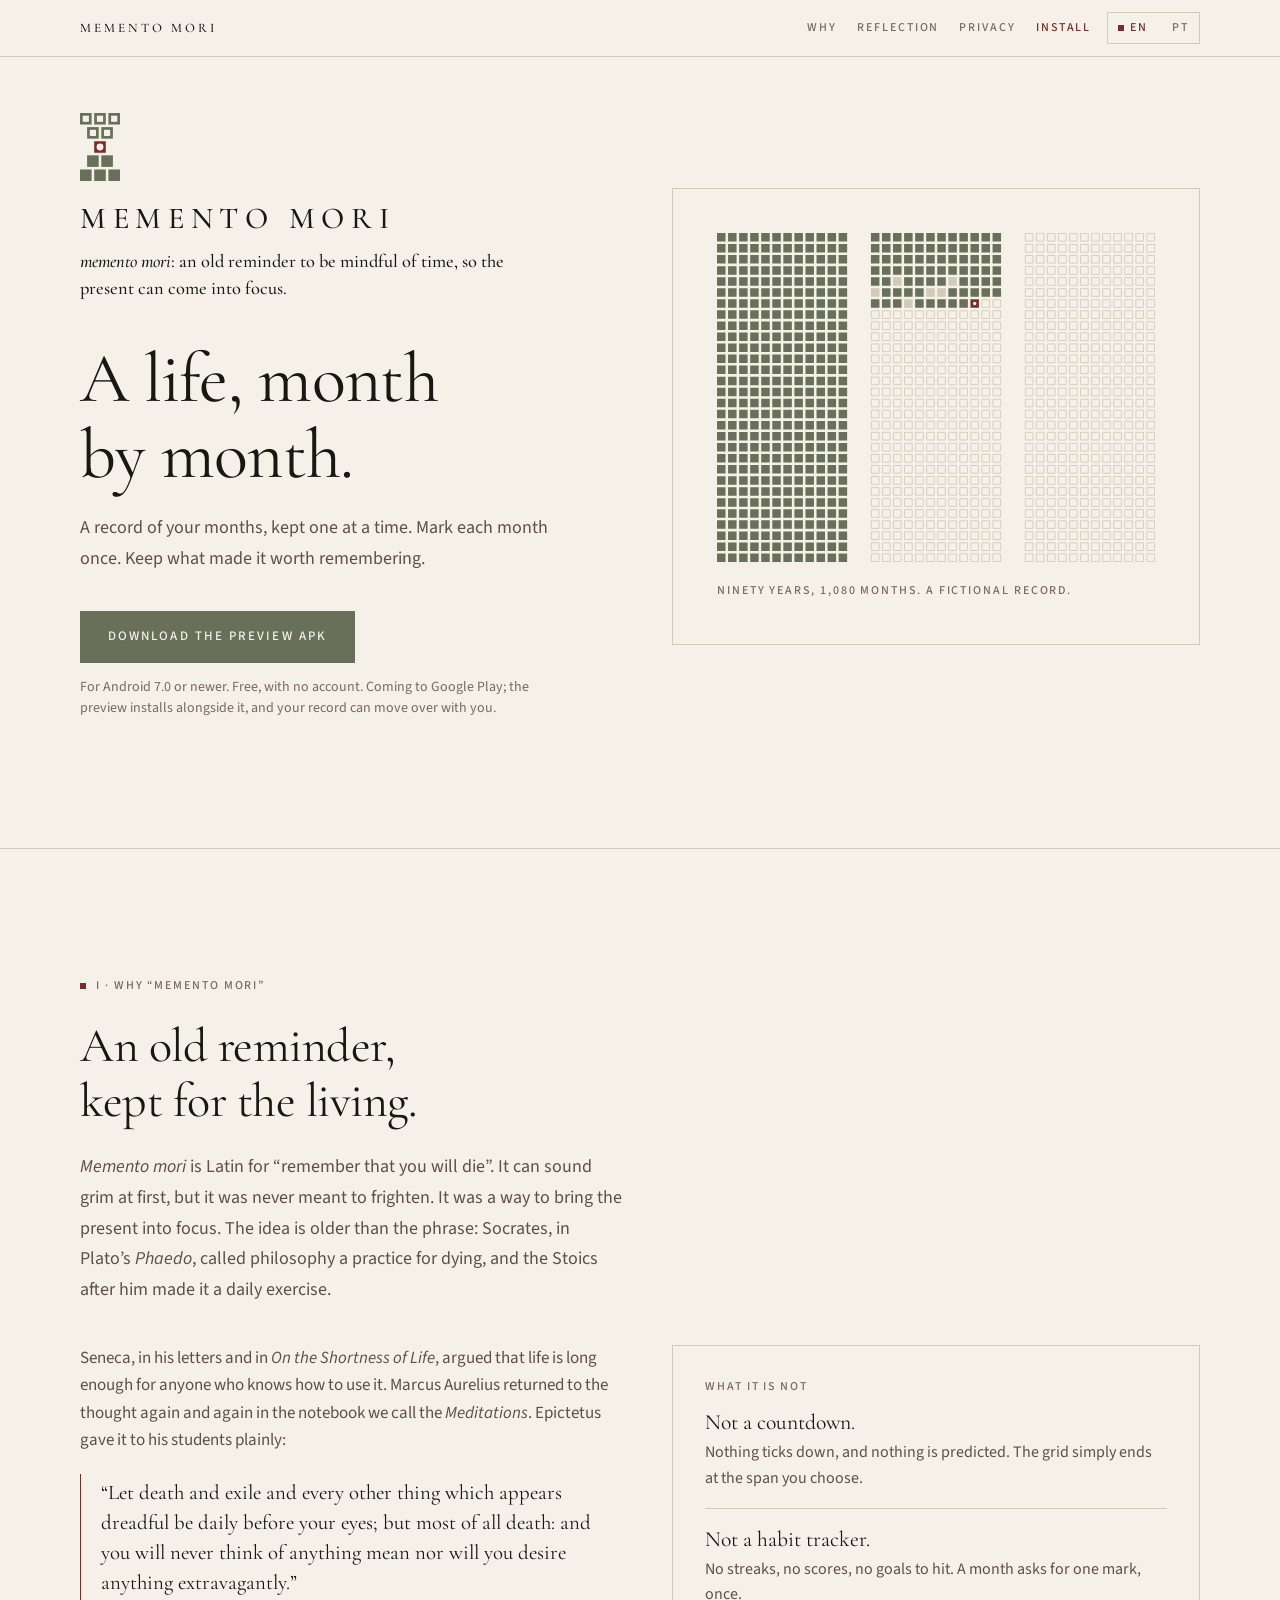
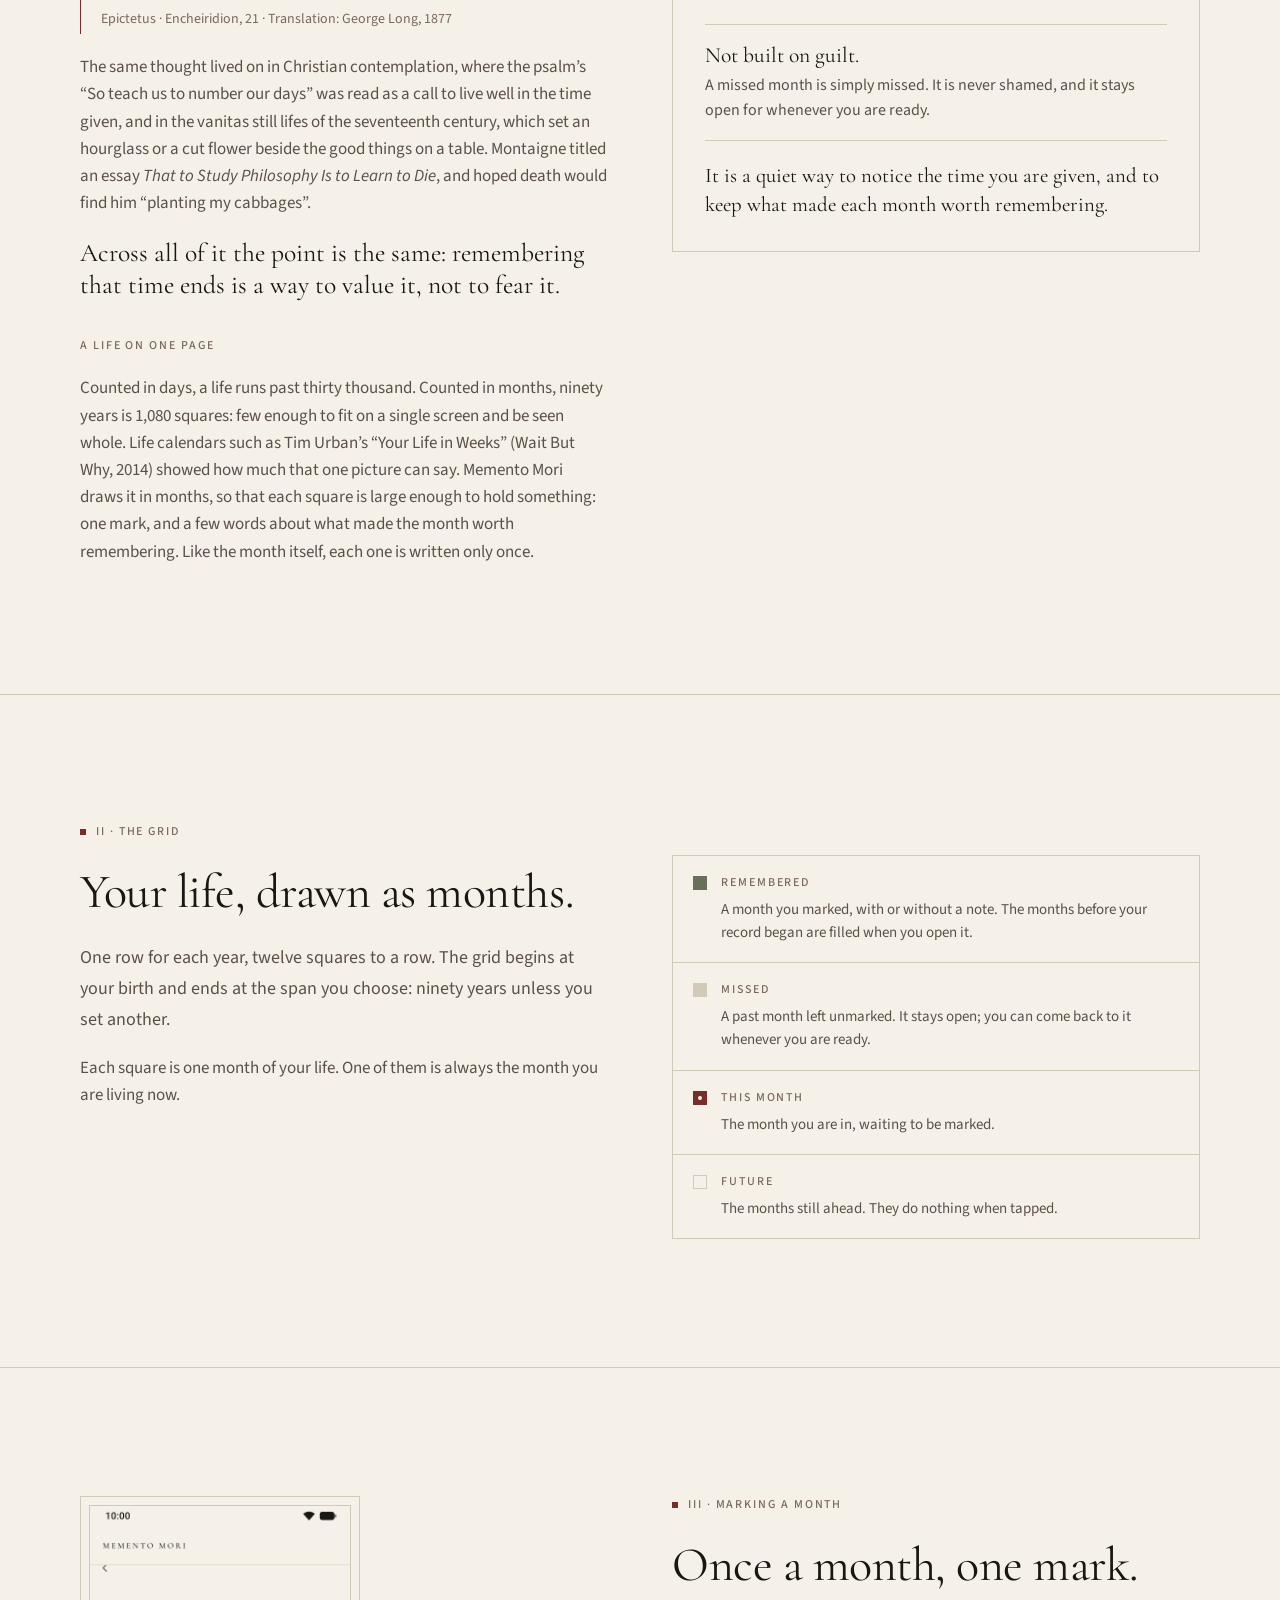
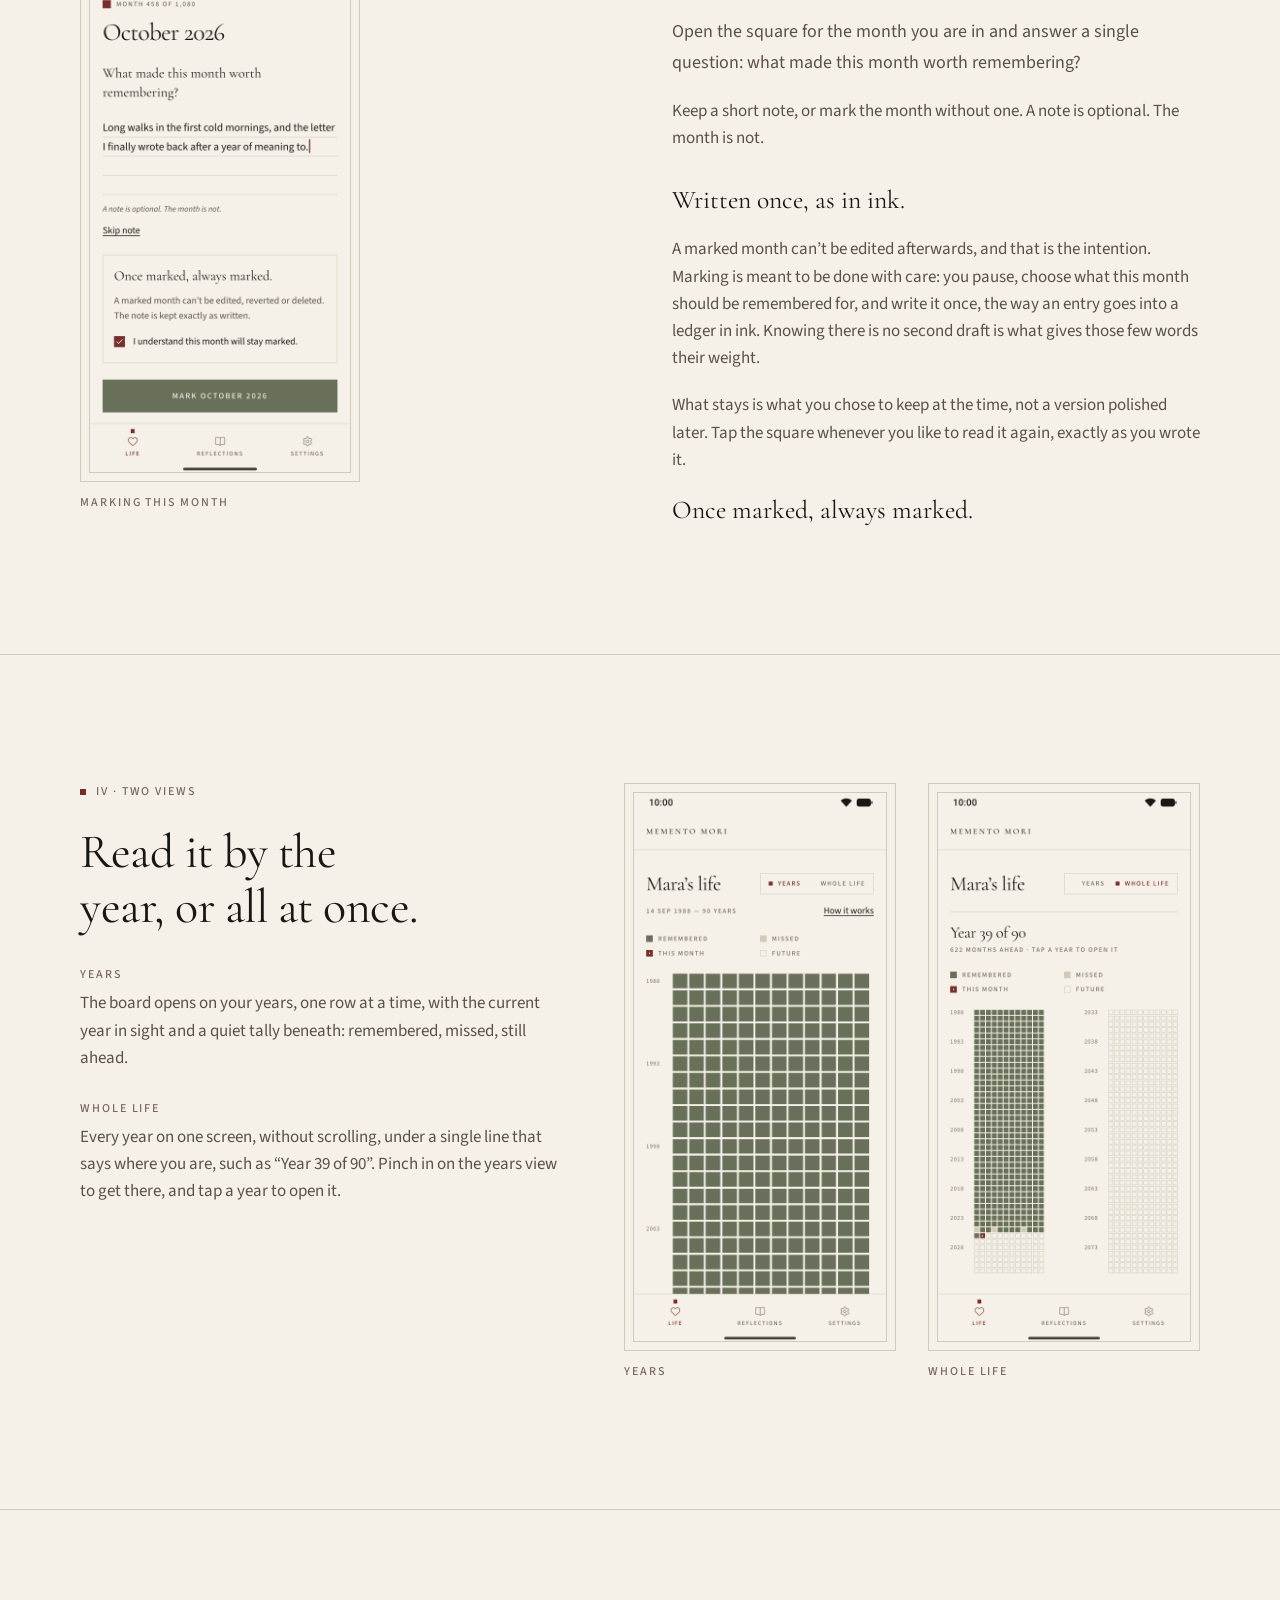
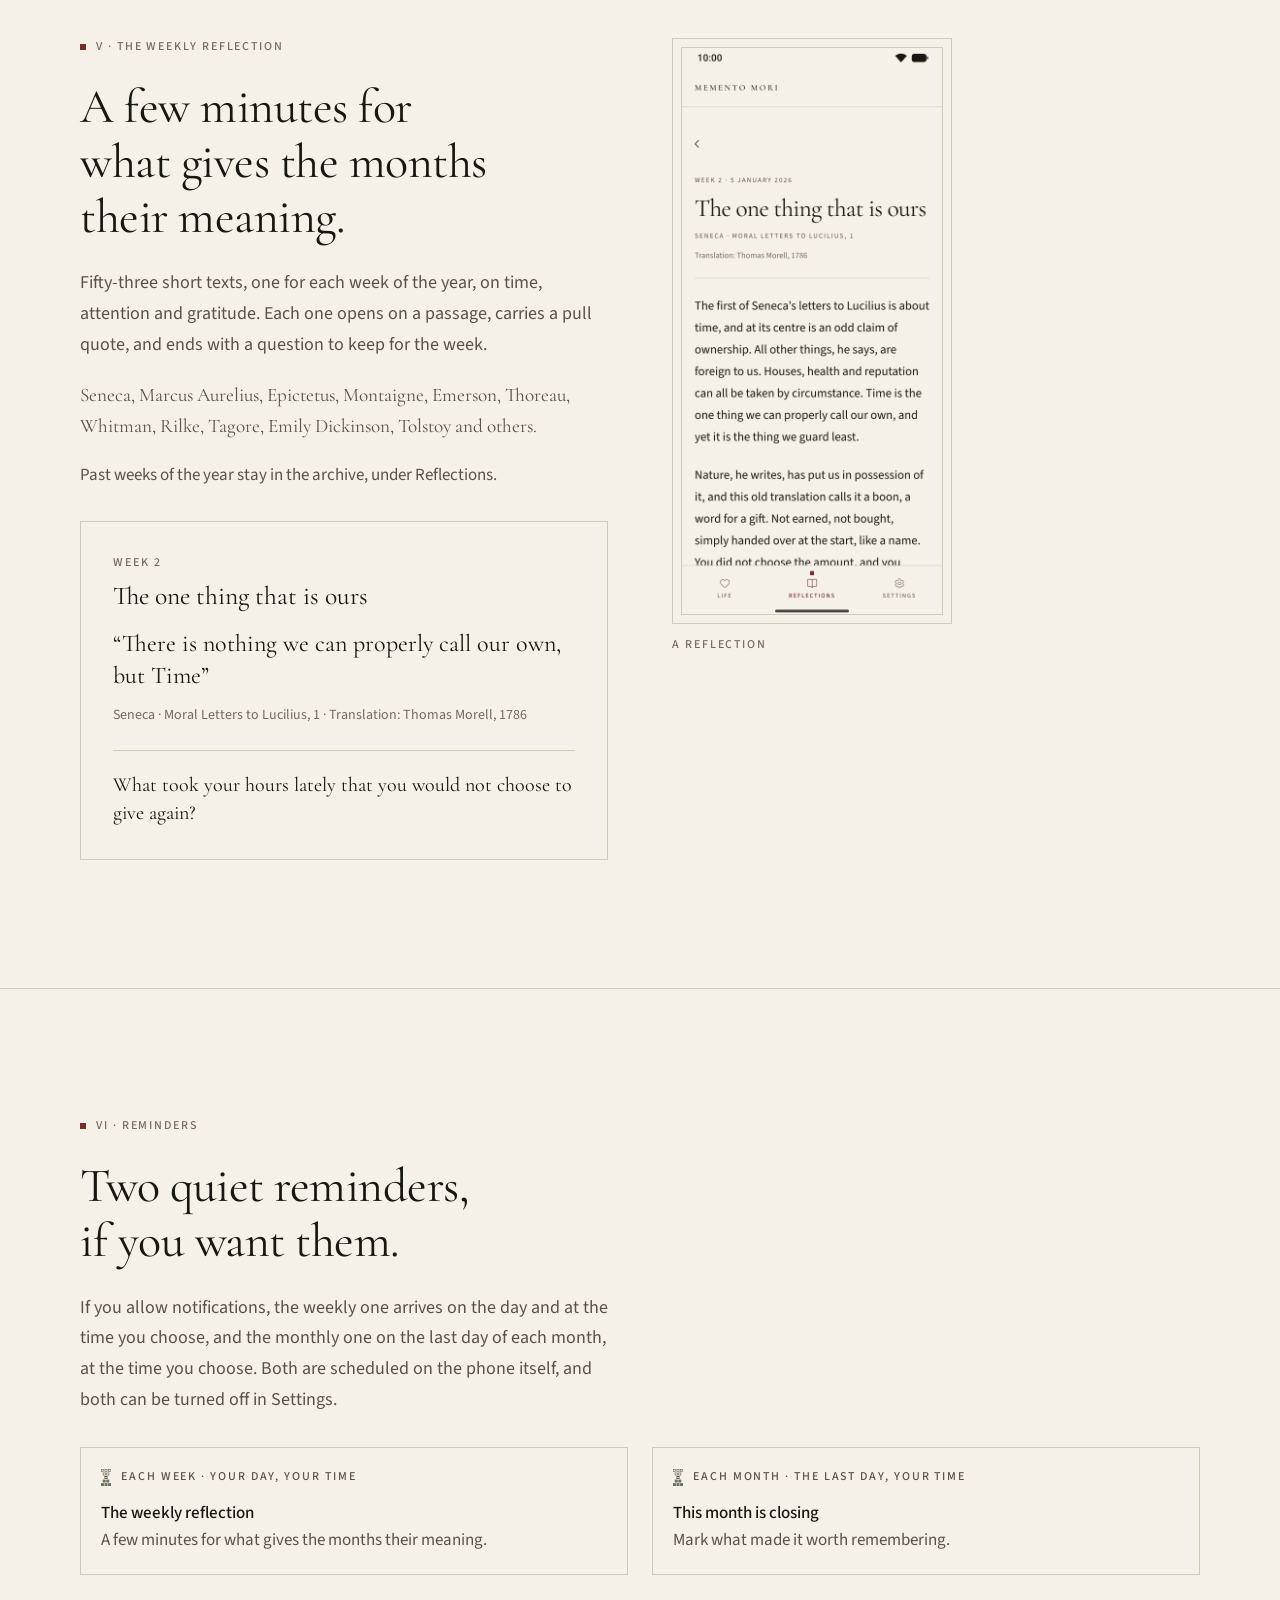
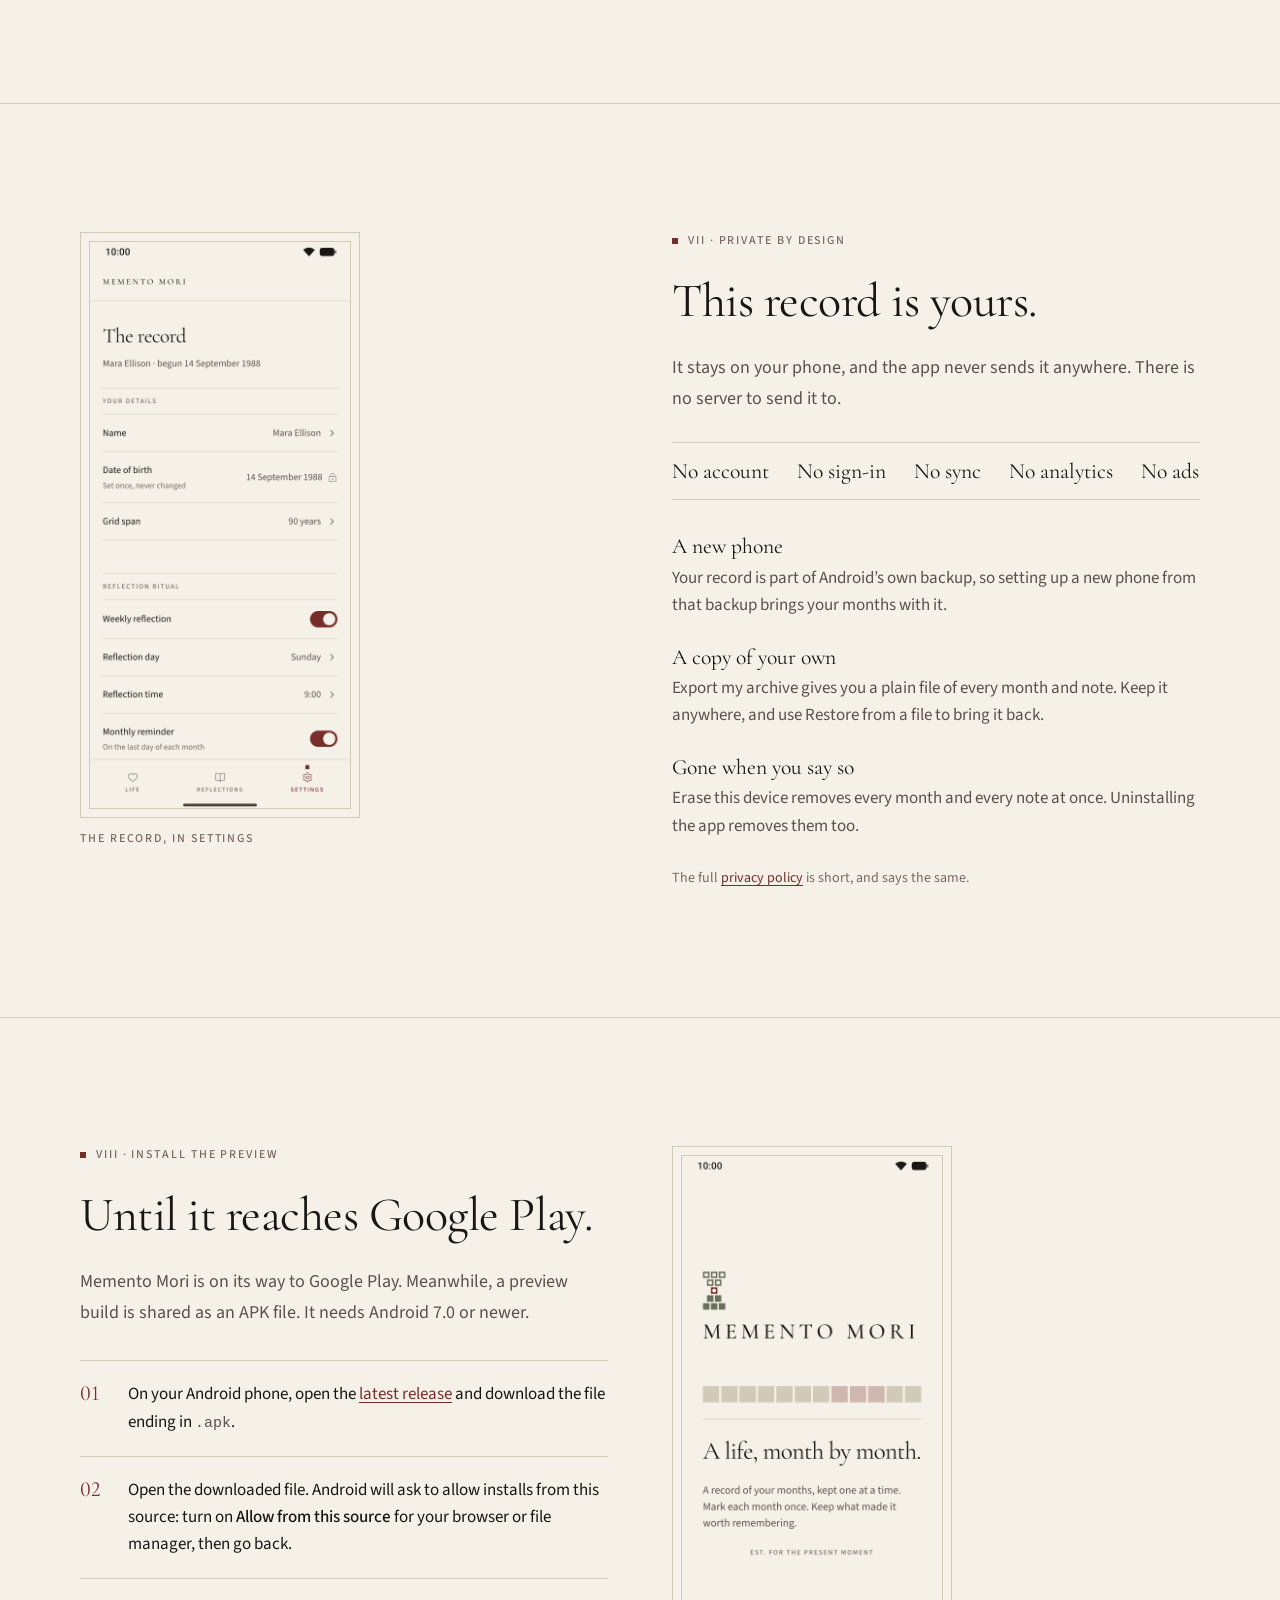
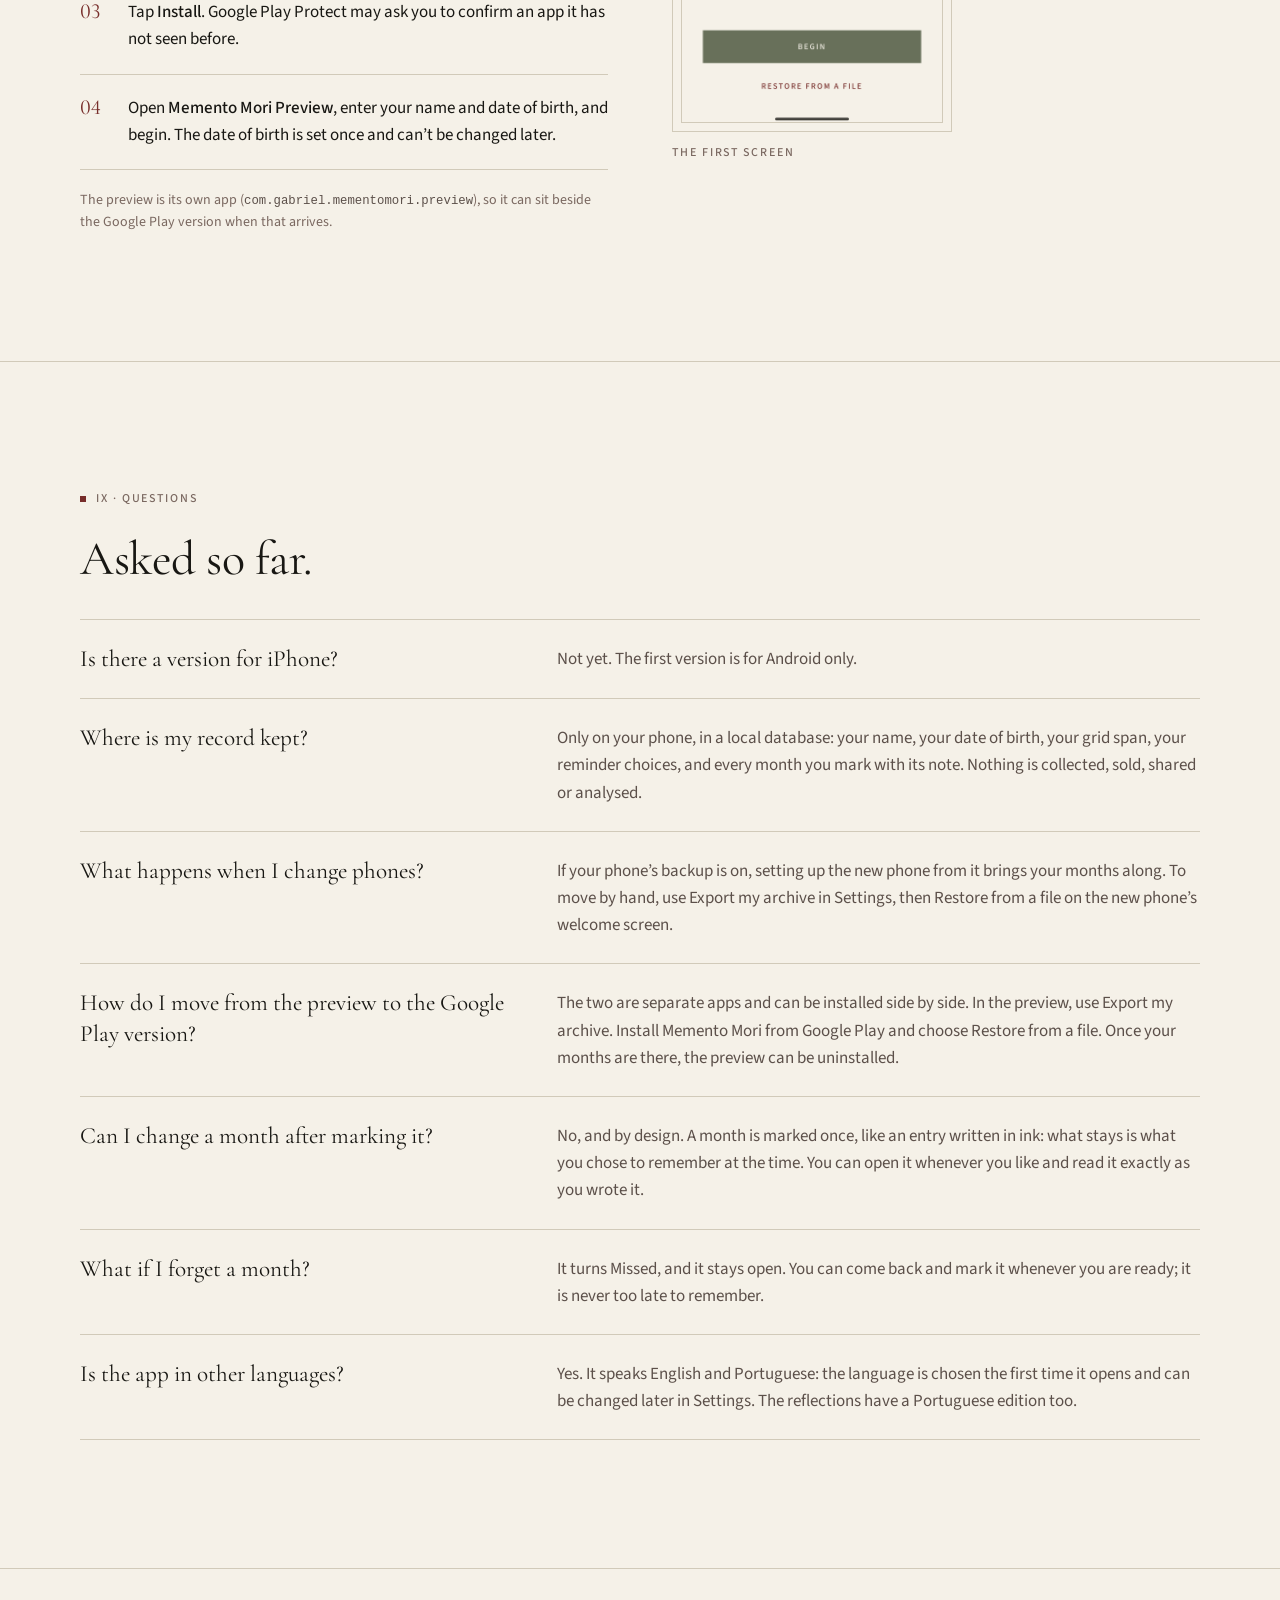
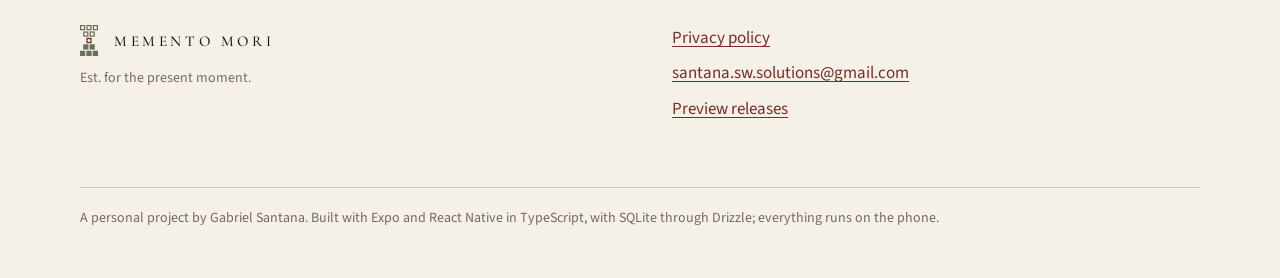
<file: index.html>
<!doctype html>
<html lang="en">
    <head>
        <meta charset="utf-8" />
        <meta name="viewport" content="width=device-width, initial-scale=1" />
        <title>Memento Mori: a life, month by month</title>
        <meta
            name="description"
            content="A record of your months, kept one at a time. Your life as a grid of months, on Android: mark each one once, keep what made it worth remembering, and read a short reflection each week. No account, no ads, nothing leaves your phone." />
        <meta name="author" content="Gabriel Santana" />
        <meta name="theme-color" content="#F5F1E8" />
        <meta name="color-scheme" content="light" />

        <!--
        PLACEHOLDER (absolute URLs): Open Graph and Twitter cards need absolute links. Replace
        https://gabrielsanttana.github.io/mementomori/ with the real GitHub Pages address once
        the portfolio repo is published. Everything else on the page uses relative paths.
    -->
        <link rel="canonical" href="https://gabrielsanttana.github.io/mementomori/" />
        <link rel="alternate" hreflang="en" href="https://gabrielsanttana.github.io/mementomori/" />
        <link rel="alternate" hreflang="pt-BR" href="https://gabrielsanttana.github.io/mementomori/pt-br/" />
        <link rel="alternate" hreflang="x-default" href="https://gabrielsanttana.github.io/mementomori/" />
        <meta property="og:type" content="website" />
        <meta property="og:locale" content="en_US" />
        <meta property="og:locale:alternate" content="pt_BR" />
        <meta property="og:site_name" content="Memento Mori" />
        <meta property="og:title" content="Memento Mori: a life, month by month" />
        <meta
            property="og:description"
            content="A record of your months, kept one at a time. Mark each month once. Keep what made it worth remembering." />
        <meta property="og:url" content="https://gabrielsanttana.github.io/mementomori/" />
        <meta property="og:image" content="https://gabrielsanttana.github.io/mementomori/assets/og-card.png" />
        <meta property="og:image:width" content="1200" />
        <meta property="og:image:height" content="630" />
        <meta
            property="og:image:alt"
            content="The Memento Mori wordmark and hourglass mark beside a life drawn as a grid of months." />
        <meta name="twitter:card" content="summary_large_image" />
        <meta name="twitter:title" content="Memento Mori: a life, month by month" />
        <meta
            name="twitter:description"
            content="A record of your months, kept one at a time. Mark each month once. Keep what made it worth remembering." />
        <meta name="twitter:image" content="https://gabrielsanttana.github.io/mementomori/assets/og-card.png" />

        <link rel="icon" href="assets/favicon.svg" type="image/svg+xml" />
        <link rel="icon" href="assets/favicon-32.png" type="image/png" sizes="32x32" />
        <link rel="apple-touch-icon" href="assets/apple-touch-icon.png" />

        <link rel="preconnect" href="https://fonts.googleapis.com" />
        <link rel="preconnect" href="https://fonts.gstatic.com" crossorigin />
        <link
            rel="stylesheet"
            href="https://fonts.googleapis.com/css2?family=Cormorant+Garamond:ital,wght@0,400;0,500;1,400;1,500&family=Source+Sans+3:wght@400;500&display=swap" />
        <link rel="stylesheet" href="styles.css" />
    </head>
    <body>
        <a class="skip-link label" href="#main">Skip to the page</a>

        <header class="site-header">
            <div class="wrap">
                <a class="wordmark" href="./">Memento Mori</a>
                <nav class="label" aria-label="Sections">
                    <a class="nav-optional" href="#why">Why</a>
                    <a class="nav-optional" href="#reflection">Reflection</a>
                    <a class="nav-optional" href="#privacy">Privacy</a>
                    <a class="is-accent" href="#install">Install</a>
                </nav>
                <nav class="lang-switch label" aria-label="Language">
                    <a href="./" lang="en" hreflang="en" aria-current="page">EN</a>
                    <a href="pt-br/" lang="pt-BR" hreflang="pt-BR" title="Português (Brasil)">PT</a>
                </nav>
            </div>
        </header>

        <main id="main">
            <!-- ============================== Hero ============================== -->
            <section class="hero" aria-labelledby="hero-title">
                <div class="wrap split">
                    <div>
                        <img class="hero-mark" src="assets/logo-mark.svg" width="40" height="68" alt="" />
                        <p class="wordmark">Memento Mori</p>
                        <p class="hero-gloss">
                            <i>memento mori</i>: an old reminder to be mindful of time, so the present can come into
                            focus.
                        </p>
                        <h1 class="display" id="hero-title">A life, month by month.</h1>
                        <p class="lead">
                            A record of your months, kept one at a time. Mark each month once. Keep what made it worth
                            remembering.
                        </p>

                        <div class="hero-actions">
                            <!--
                            PLACEHOLDER URL: the APK download. The app source is private, so this
                            must point at the Releases page of the public repo that hosts the APK.
                        -->
                            <a class="button" href="https://github.com/gabrielsanttana/mementomori/releases/latest"
                                >Download the preview APK</a
                            >
                            <p class="caption hero-note">
                                For Android 7.0 or newer. Free, with no account. Coming to Google Play; the preview
                                installs alongside it, and your record can move over with you.
                            </p>
                        </div>
                    </div>

                    <figure class="hero-figure">
                        <img
                            src="assets/hero-grid.svg"
                            width="515"
                            height="387"
                            alt="A life of ninety years drawn as 1,080 small squares, twelve to a row. The first thirty-six years are filled in sage, a few months are left pale, one square in oxblood marks the present, and the rest are outlined." />
                        <figcaption class="label">Ninety years, 1,080 months. A fictional record.</figcaption>
                    </figure>
                </div>
            </section>

            <!-- ============================== Why "memento mori" ============================== -->
            <section id="why" aria-labelledby="why-title">
                <div class="wrap">
                    <div class="text">
                        <p class="label section-label">I · Why “memento mori”</p>
                        <h2 class="headline" id="why-title">An old reminder, kept for the living.</h2>
                        <p class="lead" style="margin-top: 24px">
                            <i>Memento mori</i> is Latin for “remember that you will die”. It can sound grim at first,
                            but it was never meant to frighten. It was a way to bring the present into focus. The idea
                            is older than the phrase: Socrates, in Plato’s <i>Phaedo</i>, called philosophy a practice
                            for dying, and the Stoics after him made it a daily exercise.
                        </p>
                    </div>

                    <div class="split why-body">
                        <div class="text stack">
                            <p class="muted">
                                Seneca, in his letters and in
                                <i>On the Shortness of Life</i>, argued that life is long enough for anyone who knows
                                how to use it. Marcus Aurelius returned to the thought again and again in the notebook
                                we call the <i>Meditations</i>. Epictetus gave it to his students plainly:
                            </p>

                            <figure class="epigraph">
                                <blockquote>
                                    “Let death and exile and every other thing which appears dreadful be daily before
                                    your eyes; but most of all death: and you will never think of anything mean nor will
                                    you desire anything extravagantly.”
                                </blockquote>
                                <figcaption class="caption">
                                    Epictetus · Encheiridion, 21 · Translation: George Long, 1877
                                </figcaption>
                            </figure>

                            <p class="muted">
                                The same thought lived on in Christian contemplation, where the psalm’s “So teach us to
                                number our days” was read as a call to live well in the time given, and in the vanitas
                                still lifes of the seventeenth century, which set an hourglass or a cut flower beside
                                the good things on a table. Montaigne titled an essay
                                <i>That to Study Philosophy Is to Learn to Die</i>, and hoped death would find him
                                “planting my cabbages”.
                            </p>

                            <p class="title">
                                Across all of it the point is the same: remembering that time ends is a way to value it,
                                not to fear it.
                            </p>

                            <h3 class="label" style="padding-top: 16px">A life on one page</h3>
                            <p class="muted">
                                Counted in days, a life runs past thirty thousand. Counted in months, ninety years is
                                1,080 squares: few enough to fit on a single screen and be seen whole. Life calendars
                                such as Tim Urban’s “Your Life in Weeks” (Wait But Why, 2014) showed how much that one
                                picture can say. Memento Mori draws it in months, so that each square is large enough to
                                hold something: one mark, and a few words about what made the month worth remembering.
                                Like the month itself, each one is written only once.
                            </p>

                            <!--
                            OPTIONAL, for Gabriel: one or two sentences of your own on why you made this app.
                            Leave it out if you prefer. For example:
                            <p class="muted">…</p>
                        --></div>

                        <aside class="not-panel" aria-labelledby="not-title">
                            <h3 class="label" id="not-title">What it is not</h3>
                            <dl class="not-list">
                                <div>
                                    <dt>Not a countdown.</dt>
                                    <dd>
                                        Nothing ticks down, and nothing is predicted. The grid simply ends at the span
                                        you choose.
                                    </dd>
                                </div>
                                <div>
                                    <dt>Not a habit tracker.</dt>
                                    <dd>No streaks, no scores, no goals to hit. A month asks for one mark, once.</dd>
                                </div>
                                <div>
                                    <dt>Not built on guilt.</dt>
                                    <dd>
                                        A missed month is simply missed. It is never shamed, and it stays open for
                                        whenever you are ready.
                                    </dd>
                                </div>
                            </dl>
                            <p class="not-closing">
                                It is a quiet way to notice the time you are given, and to keep what made each month
                                worth remembering.
                            </p>
                        </aside>
                    </div>
                </div>
            </section>

            <!-- ============================== The grid ============================== -->
            <section id="grid" aria-labelledby="grid-title">
                <div class="wrap split">
                    <div class="text">
                        <p class="label section-label">II · The grid</p>
                        <h2 class="headline" id="grid-title">Your life, drawn as months.</h2>
                        <div class="stack" style="margin-top: 24px">
                            <p class="lead">
                                One row for each year, twelve squares to a row. The grid begins at your birth and ends
                                at the span you choose: ninety years unless you set another.
                            </p>
                            <p class="muted">
                                Each square is one month of your life. One of them is always the month you are living
                                now.
                            </p>
                        </div>
                    </div>

                    <dl class="legend" aria-label="What the squares mean">
                        <div>
                            <dt class="label">
                                <span class="swatch swatch--remembered" aria-hidden="true"></span>Remembered
                            </dt>
                            <dd>
                                A month you marked, with or without a note. The months before your record began are
                                filled when you open it.
                            </dd>
                        </div>
                        <div>
                            <dt class="label"><span class="swatch swatch--missed" aria-hidden="true"></span>Missed</dt>
                            <dd>
                                A past month left unmarked. It stays open; you can come back to it whenever you are
                                ready.
                            </dd>
                        </div>
                        <div>
                            <dt class="label">
                                <span class="swatch swatch--this-month" aria-hidden="true"></span>This month
                            </dt>
                            <dd>The month you are in, waiting to be marked.</dd>
                        </div>
                        <div>
                            <dt class="label"><span class="swatch swatch--future" aria-hidden="true"></span>Future</dt>
                            <dd>The months still ahead. They do nothing when tapped.</dd>
                        </div>
                    </dl>
                </div>
            </section>

            <!-- ============================== Marking a month ============================== -->
            <section id="marking" aria-labelledby="marking-title">
                <div class="wrap split split--figure-first">
                    <div class="shot-single">
                        <figure class="shot">
                            <div class="shot-frame">
                                <img
                                    src="assets/screenshots/month-check-in.png"
                                    width="1080"
                                    height="2340"
                                    loading="lazy"
                                    alt="A mock-up of the check-in for October 2026: what made this month worth remembering, a short note on ruled lines, and the button to mark the month." />
                            </div>
                            <figcaption class="label">Marking this month</figcaption>
                        </figure>
                    </div>

                    <div class="text">
                        <p class="label section-label">III · Marking a month</p>
                        <h2 class="headline" id="marking-title">Once a month, one mark.</h2>
                        <div class="stack" style="margin-top: 24px">
                            <p class="lead">
                                Open the square for the month you are in and answer a single question: what made this
                                month worth remembering?
                            </p>
                            <p class="muted">
                                Keep a short note, or mark the month without one. A note is optional. The month is not.
                            </p>
                            <h3 class="title" style="padding-top: 12px">Written once, as in ink.</h3>
                            <p class="muted">
                                A marked month can’t be edited afterwards, and that is the intention. Marking is meant
                                to be done with care: you pause, choose what this month should be remembered for, and
                                write it once, the way an entry goes into a ledger in ink. Knowing there is no second
                                draft is what gives those few words their weight.
                            </p>
                            <p class="muted">
                                What stays is what you chose to keep at the time, not a version polished later. Tap the
                                square whenever you like to read it again, exactly as you wrote it.
                            </p>
                            <p class="title">Once marked, always marked.</p>
                        </div>
                    </div>
                </div>
            </section>

            <!-- ============================== Two views ============================== -->
            <section id="views" aria-labelledby="views-title">
                <div class="wrap views">
                    <div class="text">
                        <p class="label section-label">IV · Two views</p>
                        <h2 class="headline" id="views-title">Read it by the year, or all at once.</h2>
                        <div class="view-notes">
                            <div>
                                <h3 class="label">Years</h3>
                                <p class="muted">
                                    The board opens on your years, one row at a time, with the current year in sight and
                                    a quiet tally beneath: remembered, missed, still ahead.
                                </p>
                            </div>
                            <div>
                                <h3 class="label">Whole life</h3>
                                <p class="muted">
                                    Every year on one screen, without scrolling, under a single line that says where you
                                    are, such as “Year 39 of 90”. Pinch in on the years view to get there, and tap a
                                    year to open it.
                                </p>
                            </div>
                        </div>
                    </div>

                    <div class="shot-pair">
                        <figure class="shot">
                            <div class="shot-frame">
                                <img
                                    src="assets/screenshots/years.png"
                                    width="1080"
                                    height="2340"
                                    loading="lazy"
                                    alt="A mock-up of the years view for a fictional record: the title, the Years and Whole life switch, the legend, and rows of twelve months, one for each year." />
                            </div>
                            <figcaption class="label">Years</figcaption>
                        </figure>
                        <figure class="shot">
                            <div class="shot-frame">
                                <img
                                    src="assets/screenshots/whole-life.png"
                                    width="1080"
                                    height="2340"
                                    loading="lazy"
                                    alt="A mock-up of the whole life view for a fictional record: year 39 of 90, and all ninety years on one screen in two columns." />
                            </div>
                            <figcaption class="label">Whole life</figcaption>
                        </figure>
                    </div>
                </div>
            </section>

            <!-- ============================== Reflection ============================== -->
            <section id="reflection" aria-labelledby="reflection-title">
                <div class="wrap split">
                    <div class="text">
                        <p class="label section-label">V · The weekly reflection</p>
                        <h2 class="headline" id="reflection-title">
                            A few minutes for what gives the months their meaning.
                        </h2>
                        <div class="stack" style="margin-top: 24px">
                            <p class="lead">
                                Fifty-three short texts, one for each week of the year, on time, attention and
                                gratitude. Each one opens on a passage, carries a pull quote, and ends with a question
                                to keep for the week.
                            </p>
                            <p class="authors">
                                Seneca, Marcus Aurelius, Epictetus, Montaigne, Emerson, Thoreau, Whitman, Rilke, Tagore,
                                Emily Dickinson, Tolstoy and others.
                            </p>
                            <p class="muted">Past weeks of the year stay in the archive, under Reflections.</p>
                        </div>

                        <article class="reflection-card" aria-label="An example reflection">
                            <p class="label">Week 2</p>
                            <h3 class="title" style="margin-top: 8px">The one thing that is ours</h3>
                            <blockquote>“There is nothing we can properly call our own, but Time”</blockquote>
                            <p class="caption" style="margin-top: 12px">
                                Seneca · Moral Letters to Lucilius, 1 · Translation: Thomas Morell, 1786
                            </p>
                            <p class="prompt">What took your hours lately that you would not choose to give again?</p>
                        </article>
                    </div>

                    <div class="shot-single">
                        <figure class="shot">
                            <div class="shot-frame">
                                <img
                                    src="assets/screenshots/reflection.png"
                                    width="1080"
                                    height="2340"
                                    loading="lazy"
                                    alt="A mock-up of the week 2 reflection: The one thing that is ours, after Seneca’s first letter to Lucilius." />
                            </div>
                            <figcaption class="label">A reflection</figcaption>
                        </figure>
                    </div>
                </div>
            </section>

            <!-- ============================== Reminders ============================== -->
            <section id="reminders" aria-labelledby="reminders-title">
                <div class="wrap">
                    <div class="text">
                        <p class="label section-label">VI · Reminders</p>
                        <h2 class="headline" id="reminders-title">Two quiet reminders, if you want them.</h2>
                        <p class="lead" style="margin-top: 24px">
                            If you allow notifications, the weekly one arrives on the day and at the time you choose,
                            and the monthly one on the last day of each month, at the time you choose. Both are
                            scheduled on the phone itself, and both can be turned off in Settings.
                        </p>
                    </div>

                    <div class="reminders">
                        <div class="reminder">
                            <p class="when label">
                                <img
                                    class="reminder-mark"
                                    src="assets/logo-mark.svg"
                                    width="10"
                                    height="17"
                                    alt="" />Each week · your day, your time
                            </p>
                            <strong>The weekly reflection</strong>
                            <p>A few minutes for what gives the months their meaning.</p>
                        </div>
                        <div class="reminder">
                            <p class="when label">
                                <img
                                    class="reminder-mark"
                                    src="assets/logo-mark.svg"
                                    width="10"
                                    height="17"
                                    alt="" />Each month · the last day, your time
                            </p>
                            <strong>This month is closing</strong>
                            <p>Mark what made it worth remembering.</p>
                        </div>
                    </div>
                </div>
            </section>

            <!-- ============================== Privacy ============================== -->
            <section id="privacy" aria-labelledby="privacy-title">
                <div class="wrap split split--figure-first">
                    <div class="shot-single">
                        <figure class="shot">
                            <div class="shot-frame">
                                <img
                                    src="assets/screenshots/settings.png"
                                    width="1080"
                                    height="2340"
                                    loading="lazy"
                                    alt="A mock-up of the record screen in Settings: name, date of birth, grid span, and the reflection ritual with its reminders and times." />
                            </div>
                            <figcaption class="label">The record, in Settings</figcaption>
                        </figure>
                    </div>

                    <div class="text">
                        <p class="label section-label">VII · Private by design</p>
                        <h2 class="headline" id="privacy-title">This record is yours.</h2>
                        <p class="lead" style="margin-top: 24px">
                            It stays on your phone, and the app never sends it anywhere. There is no server to send it
                            to.
                        </p>

                        <ul class="nevers" aria-label="What the app does not have">
                            <li>No account</li>
                            <li>No sign-in</li>
                            <li>No sync</li>
                            <li>No analytics</li>
                            <li>No ads</li>
                        </ul>

                        <div class="facts">
                            <div>
                                <h3>A new phone</h3>
                                <p class="muted">
                                    Your record is part of Android’s own backup, so setting up a new phone from that
                                    backup brings your months with it.
                                </p>
                            </div>
                            <div>
                                <h3>A copy of your own</h3>
                                <p class="muted">
                                    Export my archive gives you a plain file of every month and note. Keep it anywhere,
                                    and use Restore from a file to bring it back.
                                </p>
                            </div>
                            <div>
                                <h3>Gone when you say so</h3>
                                <p class="muted">
                                    Erase this device removes every month and every note at once. Uninstalling the app
                                    removes them too.
                                </p>
                            </div>
                        </div>

                        <p class="caption" style="margin-top: 28px">
                            The full
                            <a href="https://gist.github.com/gabrielsanttana/80c33d4d604d0b20329192adfdc450f5"
                                >privacy policy</a
                            >
                            is short, and says the same.
                        </p>
                    </div>
                </div>
            </section>

            <!-- ============================== Install ============================== -->
            <section id="install" aria-labelledby="install-title">
                <div class="wrap split">
                    <div class="text">
                        <p class="label section-label">VIII · Install the preview</p>
                        <h2 class="headline" id="install-title">Until it reaches Google Play.</h2>
                        <p class="lead" style="margin-top: 24px">
                            Memento Mori is on its way to Google Play. Meanwhile, a preview build is shared as an APK
                            file. It needs Android 7.0 or newer.
                        </p>

                        <ol class="steps">
                            <li>
                                <div>
                                    On your Android phone, open the
                                    <a href="https://github.com/gabrielsanttana/mementomori/releases/latest"
                                        >latest release</a
                                    >
                                    and download the file ending in <code>.apk</code>.
                                </div>
                            </li>
                            <li>
                                <div>
                                    Open the downloaded file. Android will ask to allow installs from this source: turn
                                    on <strong>Allow from this source</strong> for your browser or file manager, then go
                                    back.
                                </div>
                            </li>
                            <li>
                                <div>
                                    Tap <strong>Install</strong>. Google Play Protect may ask you to confirm an app it
                                    has not seen before.
                                </div>
                            </li>
                            <li>
                                <div>
                                    Open <strong>Memento Mori Preview</strong>, enter your name and date of birth, and
                                    begin. The date of birth is set once and can’t be changed later.
                                </div>
                            </li>
                        </ol>

                        <p class="caption" style="margin-top: 20px">
                            The preview is its own app (<code>com.gabriel.mementomori.preview</code>), so it can sit
                            beside the Google Play version when that arrives.
                        </p>
                    </div>

                    <div class="shot-single">
                        <figure class="shot">
                            <div class="shot-frame">
                                <img
                                    src="assets/screenshots/welcome.png"
                                    width="1080"
                                    height="2340"
                                    loading="lazy"
                                    alt="A mock-up of the welcome screen: the hourglass mark, the wordmark, “A life, month by month.” and the Begin button." />
                            </div>
                            <figcaption class="label">The first screen</figcaption>
                        </figure>
                    </div>
                </div>
            </section>

            <!-- ============================== Questions ============================== -->
            <section id="questions" aria-labelledby="questions-title">
                <div class="wrap">
                    <p class="label section-label">IX · Questions</p>
                    <h2 class="headline" id="questions-title">Asked so far.</h2>

                    <dl class="faq">
                        <div>
                            <dt>Is there a version for iPhone?</dt>
                            <dd>Not yet. The first version is for Android only.</dd>
                        </div>
                        <div>
                            <dt>Where is my record kept?</dt>
                            <dd>
                                Only on your phone, in a local database: your name, your date of birth, your grid span,
                                your reminder choices, and every month you mark with its note. Nothing is collected,
                                sold, shared or analysed.
                            </dd>
                        </div>
                        <div>
                            <dt>What happens when I change phones?</dt>
                            <dd>
                                If your phone’s backup is on, setting up the new phone from it brings your months along.
                                To move by hand, use Export my archive in Settings, then Restore from a file on the new
                                phone’s welcome screen.
                            </dd>
                        </div>
                        <div>
                            <dt>How do I move from the preview to the Google Play version?</dt>
                            <dd>
                                The two are separate apps and can be installed side by side. In the preview, use Export
                                my archive. Install Memento Mori from Google Play and choose Restore from a file. Once
                                your months are there, the preview can be uninstalled.
                            </dd>
                        </div>
                        <div>
                            <dt>Can I change a month after marking it?</dt>
                            <dd>
                                No, and by design. A month is marked once, like an entry written in ink: what stays is
                                what you chose to remember at the time. You can open it whenever you like and read it
                                exactly as you wrote it.
                            </dd>
                        </div>
                        <div>
                            <dt>What if I forget a month?</dt>
                            <dd>
                                It turns Missed, and it stays open. You can come back and mark it whenever you are
                                ready; it is never too late to remember.
                            </dd>
                        </div>
                        <div>
                            <dt>Is the app in other languages?</dt>
                            <dd>
                                Yes. It speaks English and Portuguese: the language is chosen the first time it opens
                                and can be changed later in Settings. The reflections have a Portuguese edition too.
                            </dd>
                        </div>
                    </dl>
                </div>
            </section>
        </main>

        <footer class="site-footer">
            <div class="wrap">
                <div class="stack-tight">
                    <div class="footer-brand">
                        <img src="assets/logo-mark.svg" width="18" height="31" alt="" />
                        <span class="wordmark">Memento Mori</span>
                    </div>
                    <p class="caption">Est. for the present moment.</p>
                </div>

                <ul class="footer-links">
                    <li>
                        <a href="https://gist.github.com/gabrielsanttana/80c33d4d604d0b20329192adfdc450f5"
                            >Privacy policy</a
                        >
                    </li>
                    <li><a href="mailto:santana.sw.solutions@gmail.com">santana.sw.solutions@gmail.com</a></li>
                    <li>
                        <a href="https://github.com/gabrielsanttana/mementomori/releases/latest">Preview releases</a>
                    </li>
                </ul>

                <p class="caption colophon">
                    A personal project by Gabriel Santana. Built with Expo and React Native in TypeScript, with SQLite
                    through Drizzle; everything runs on the phone.
                </p>
            </div>
        </footer>
    </body>
</html>
</file>
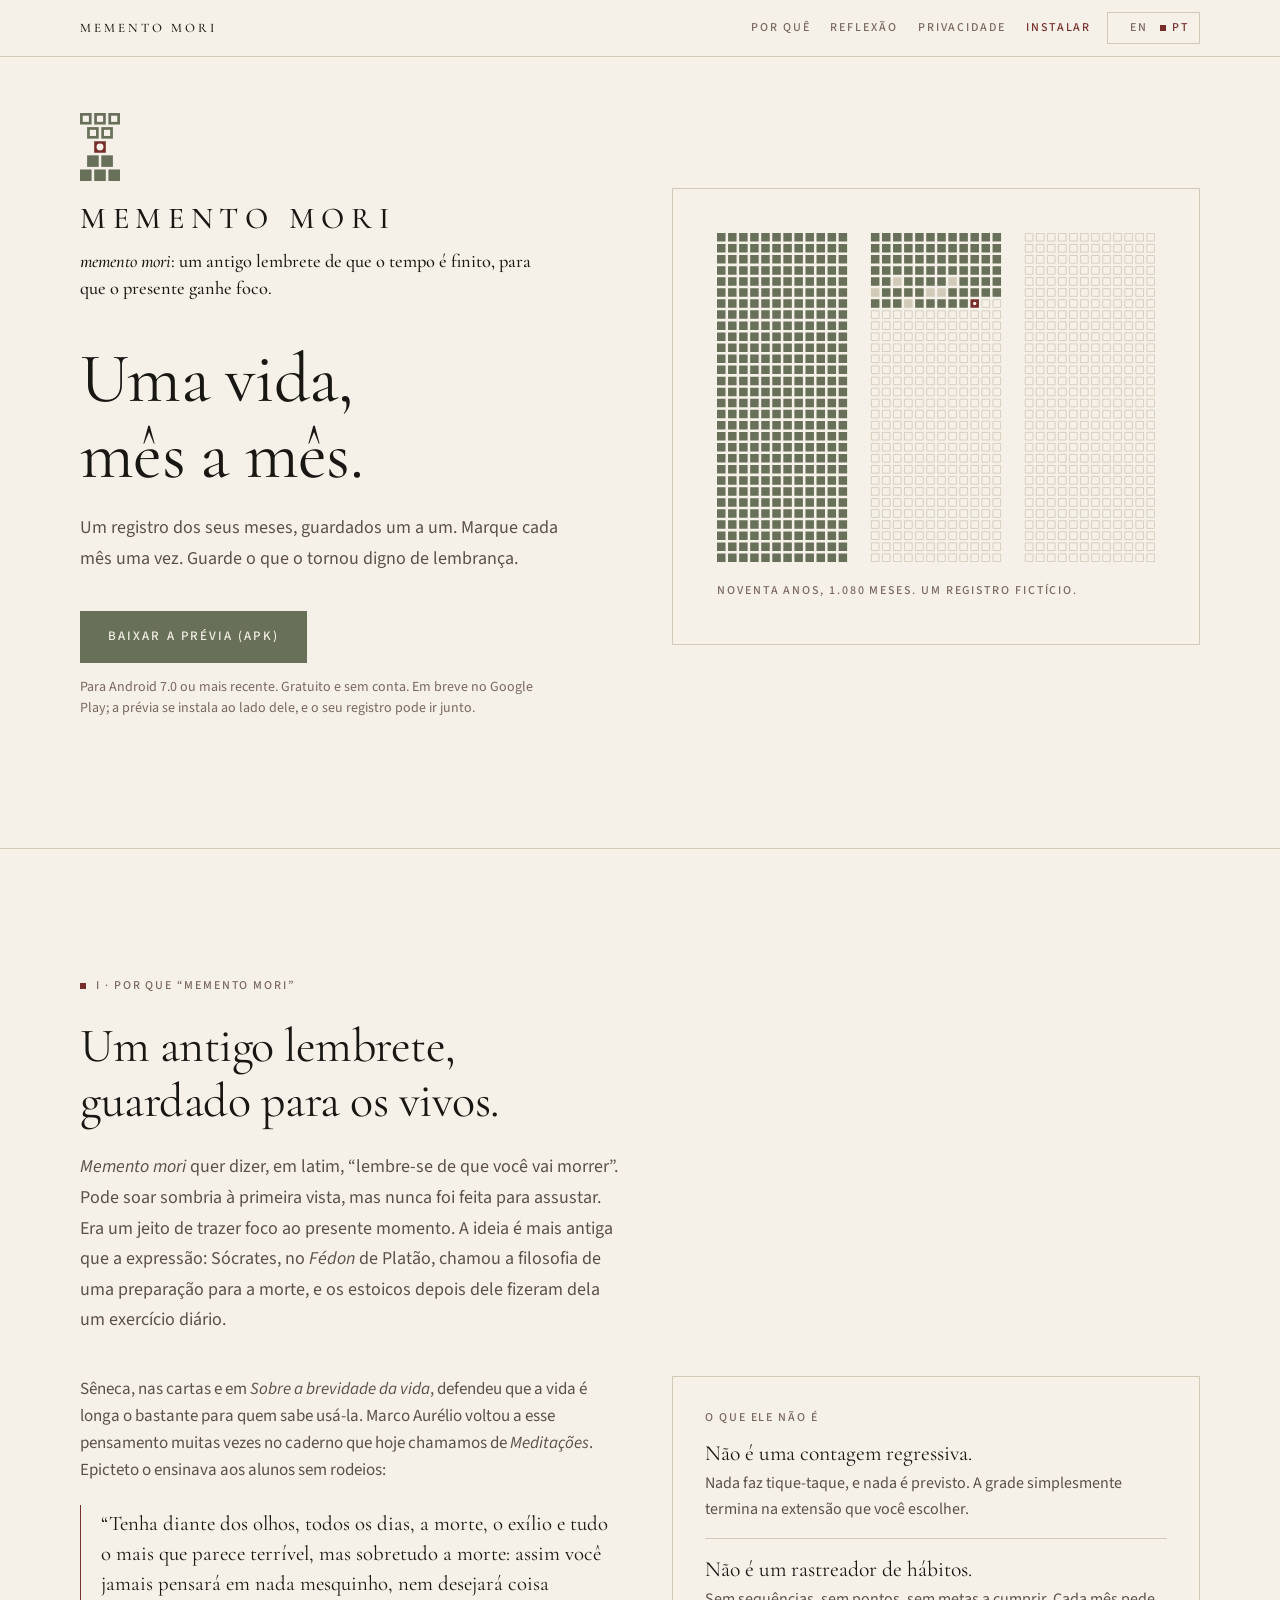
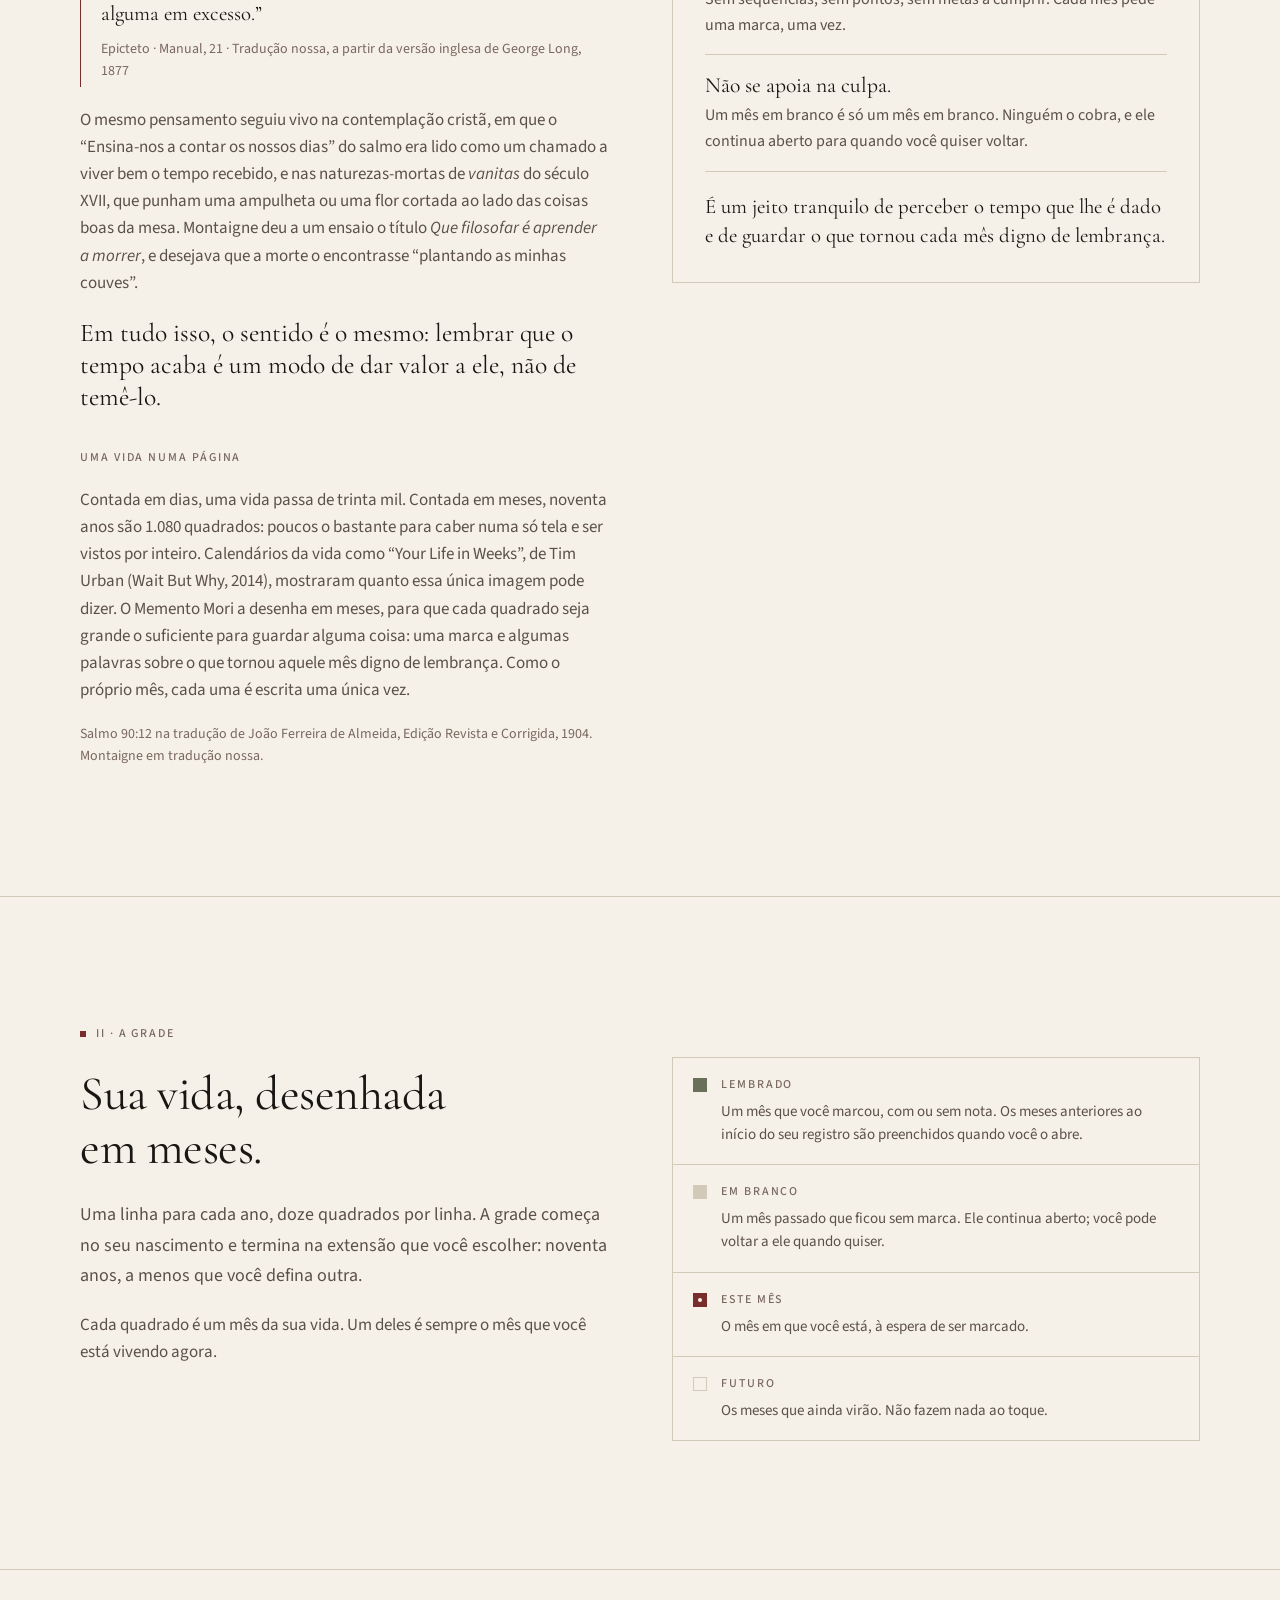
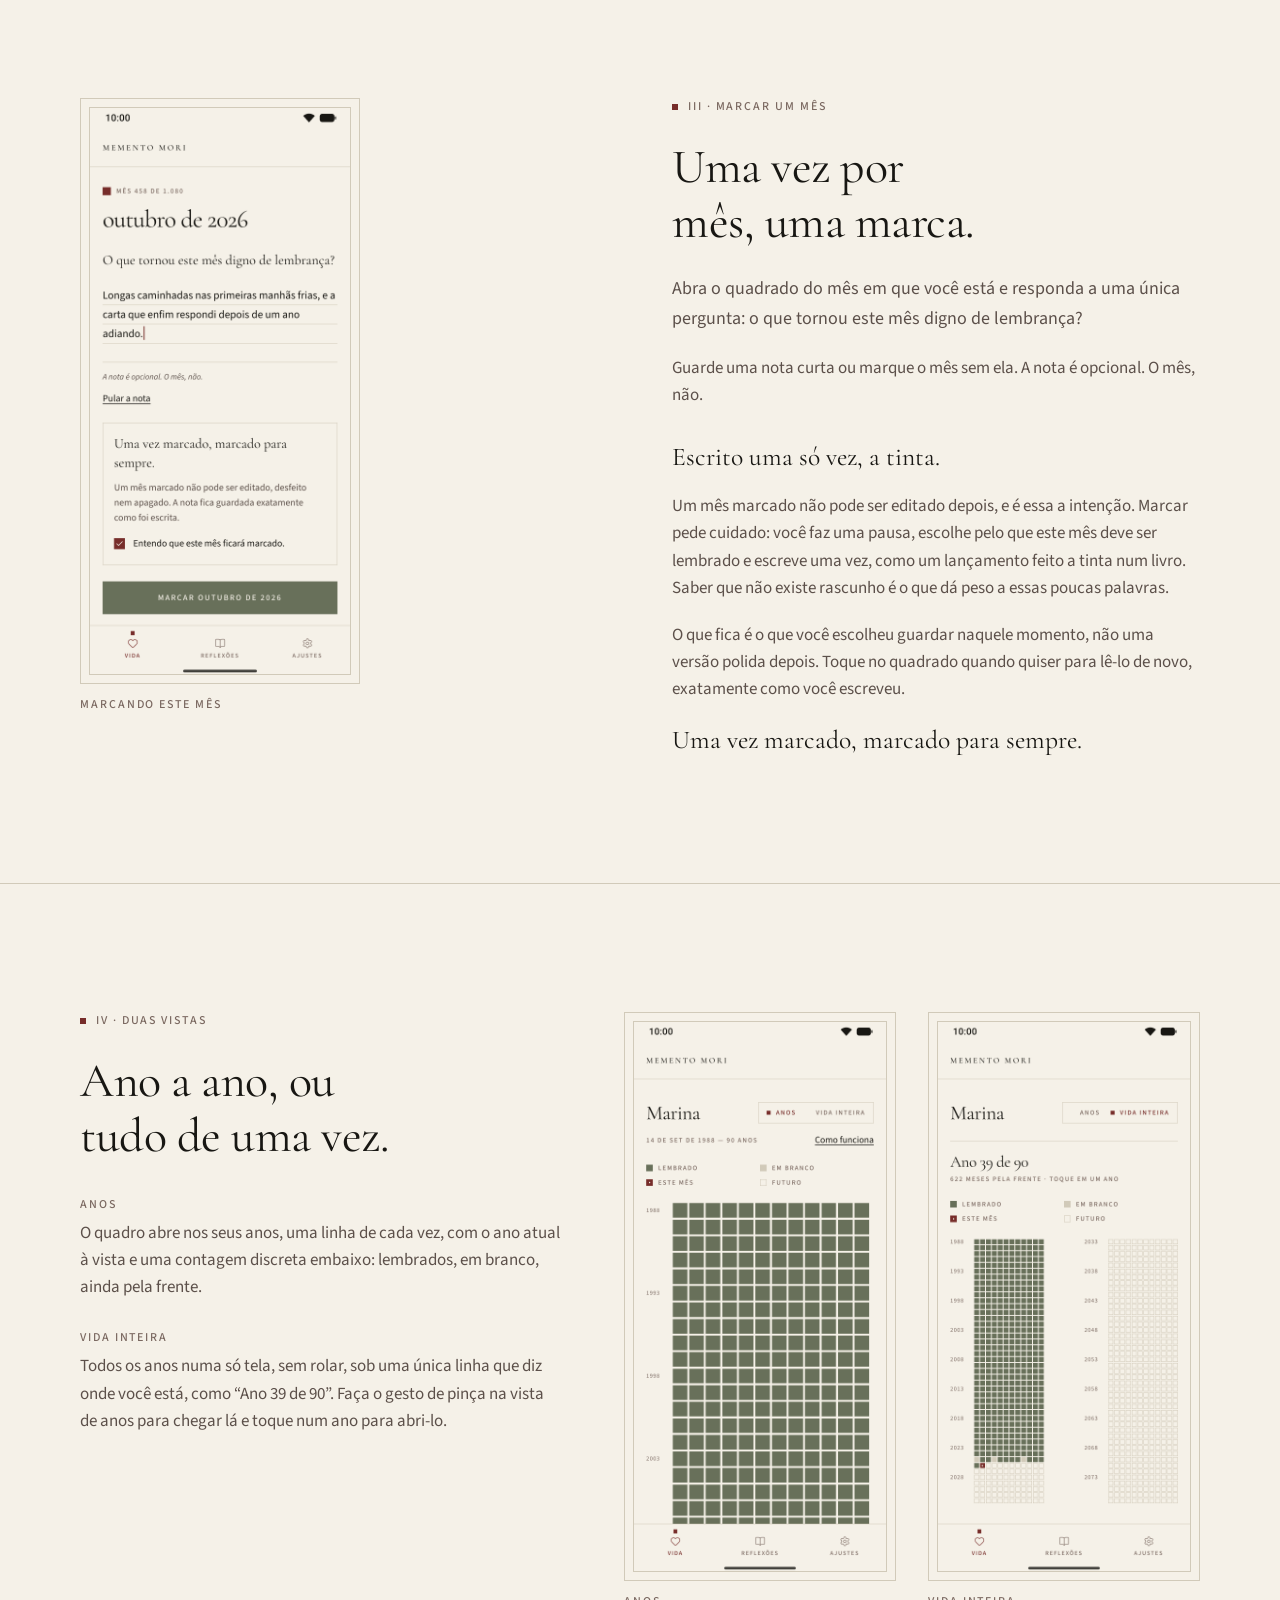
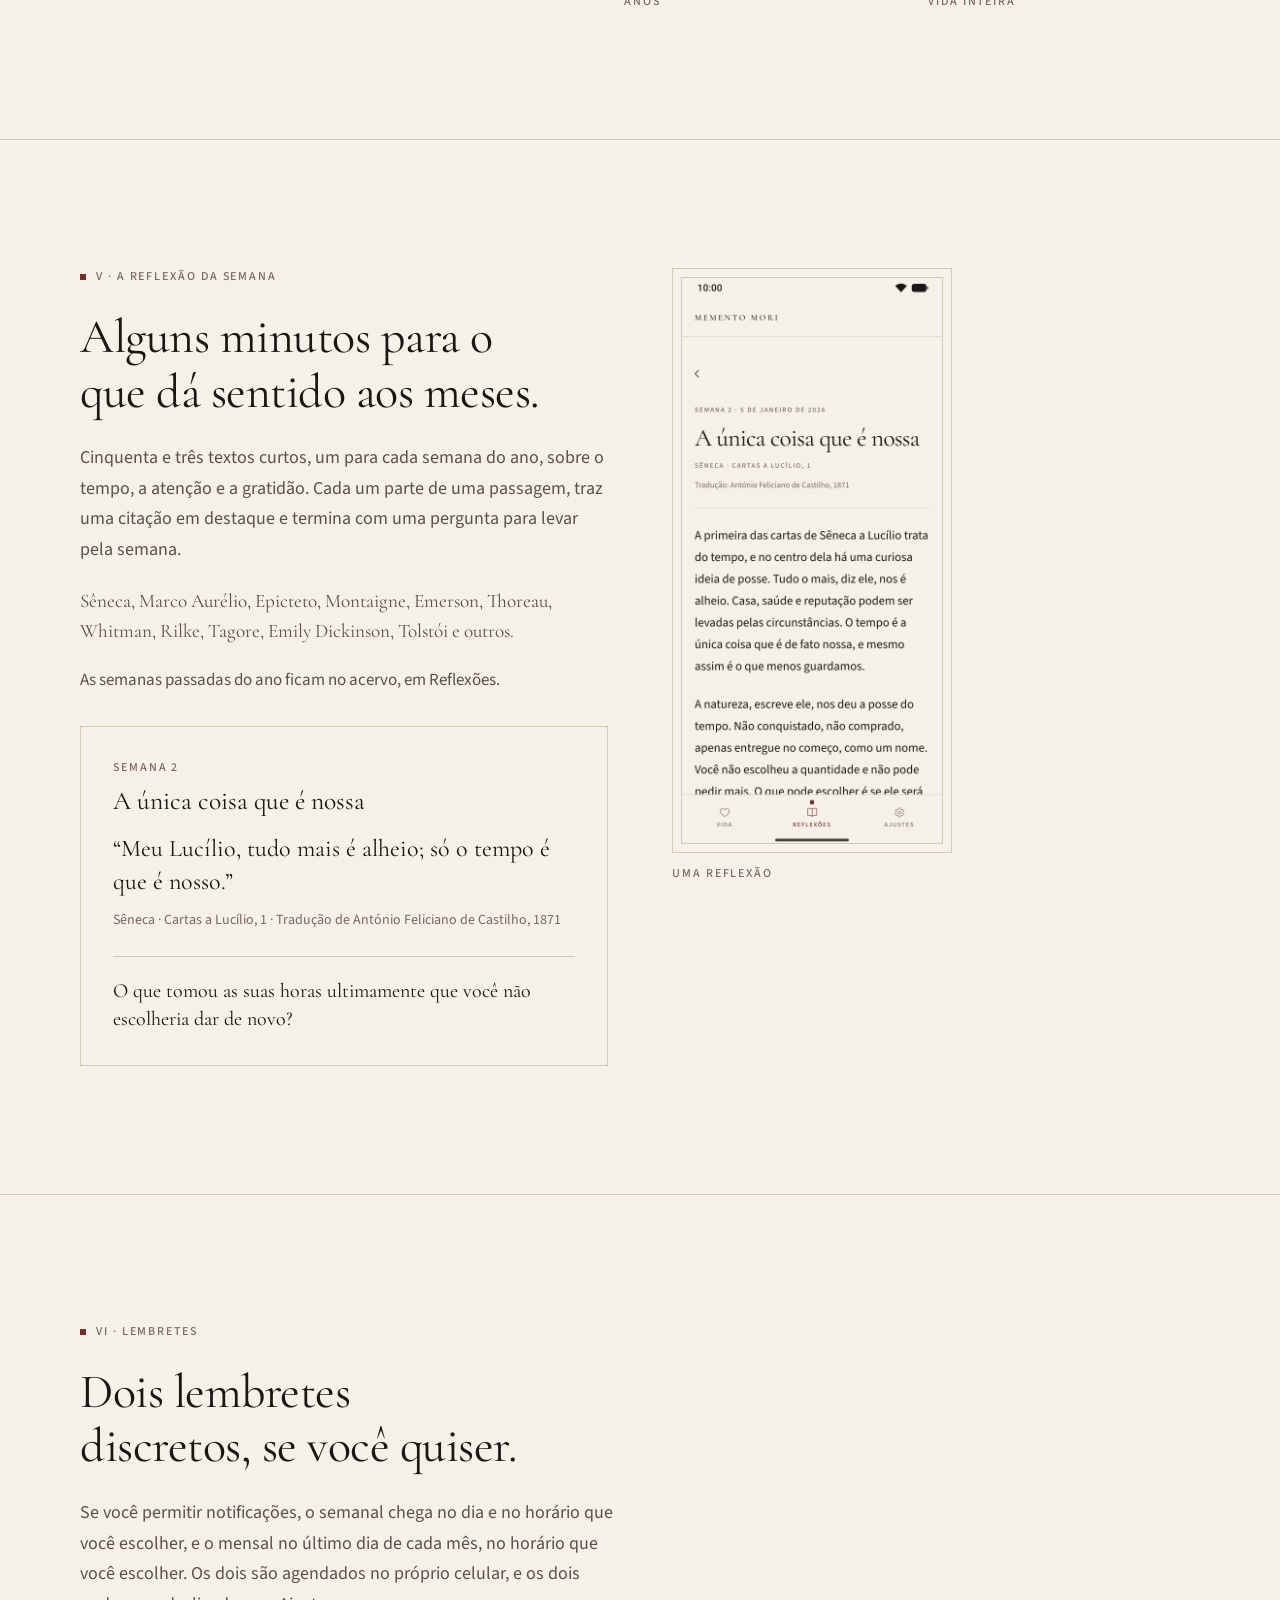
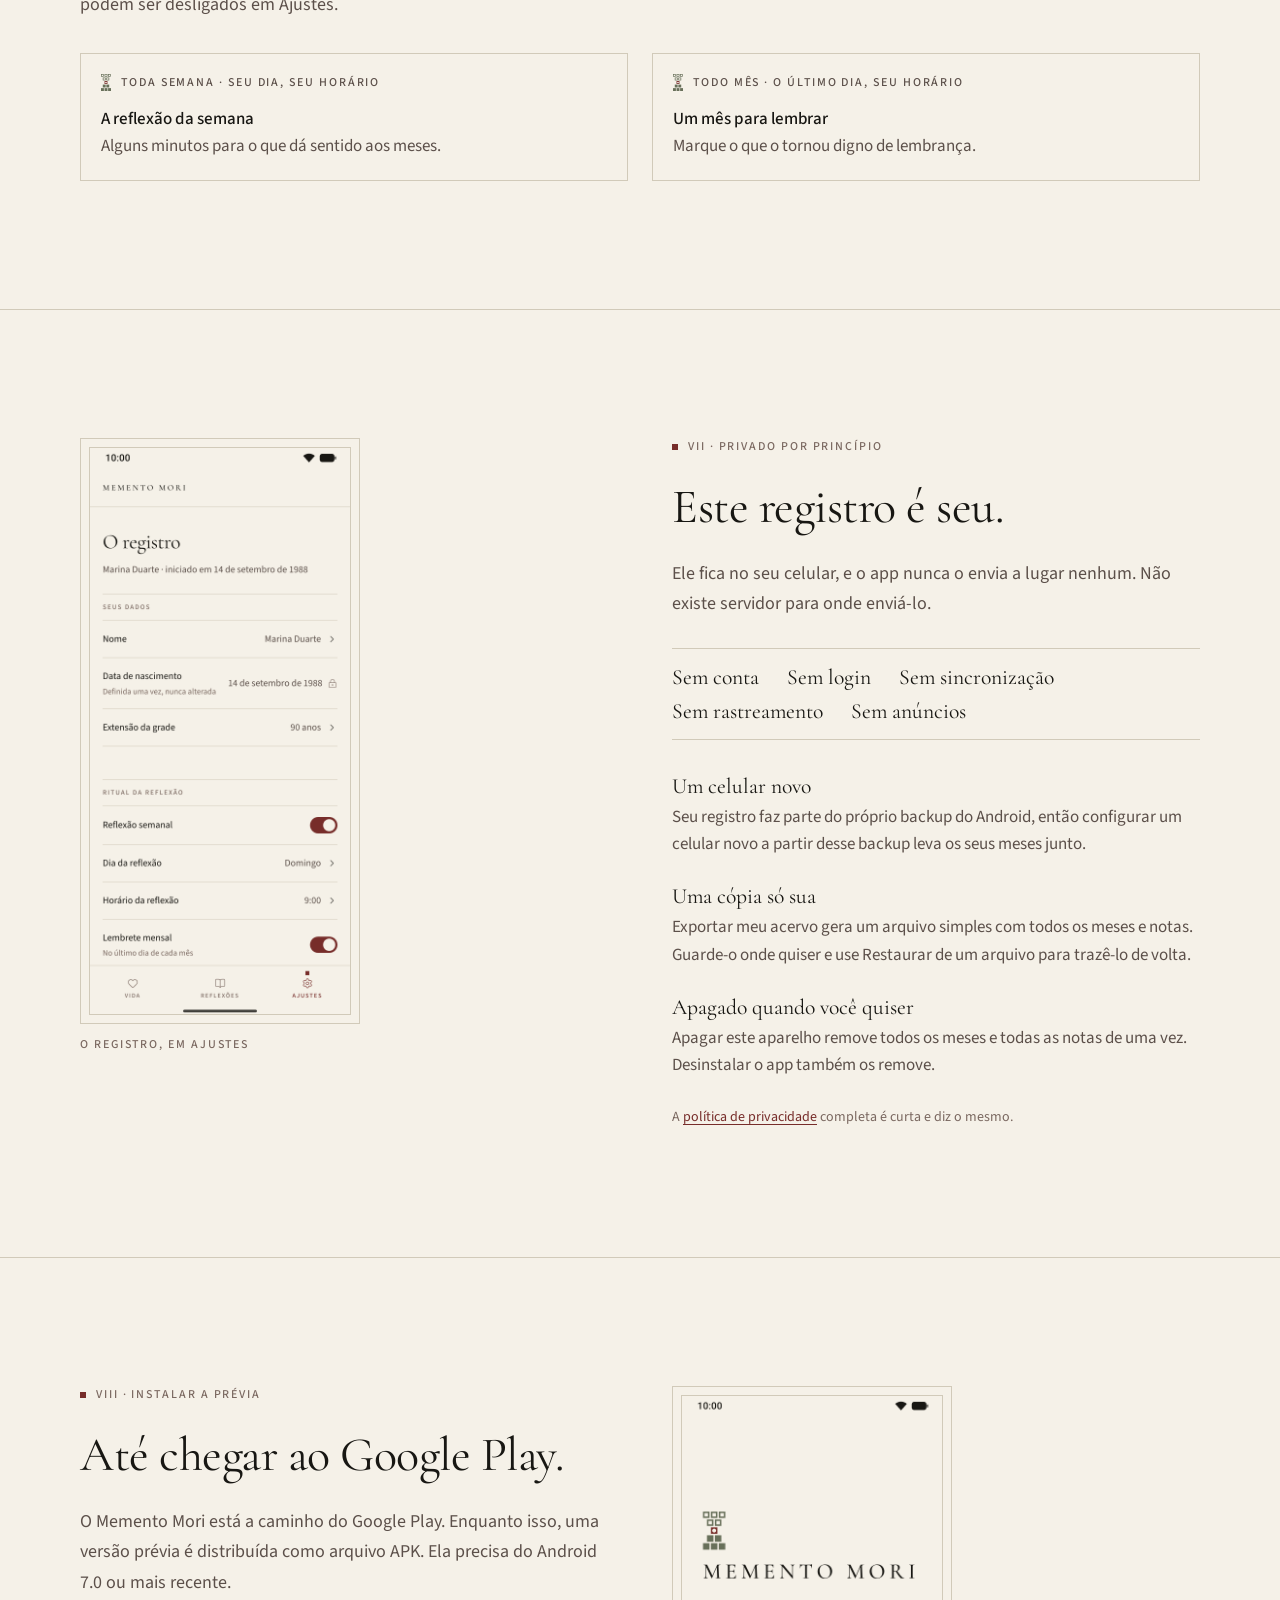
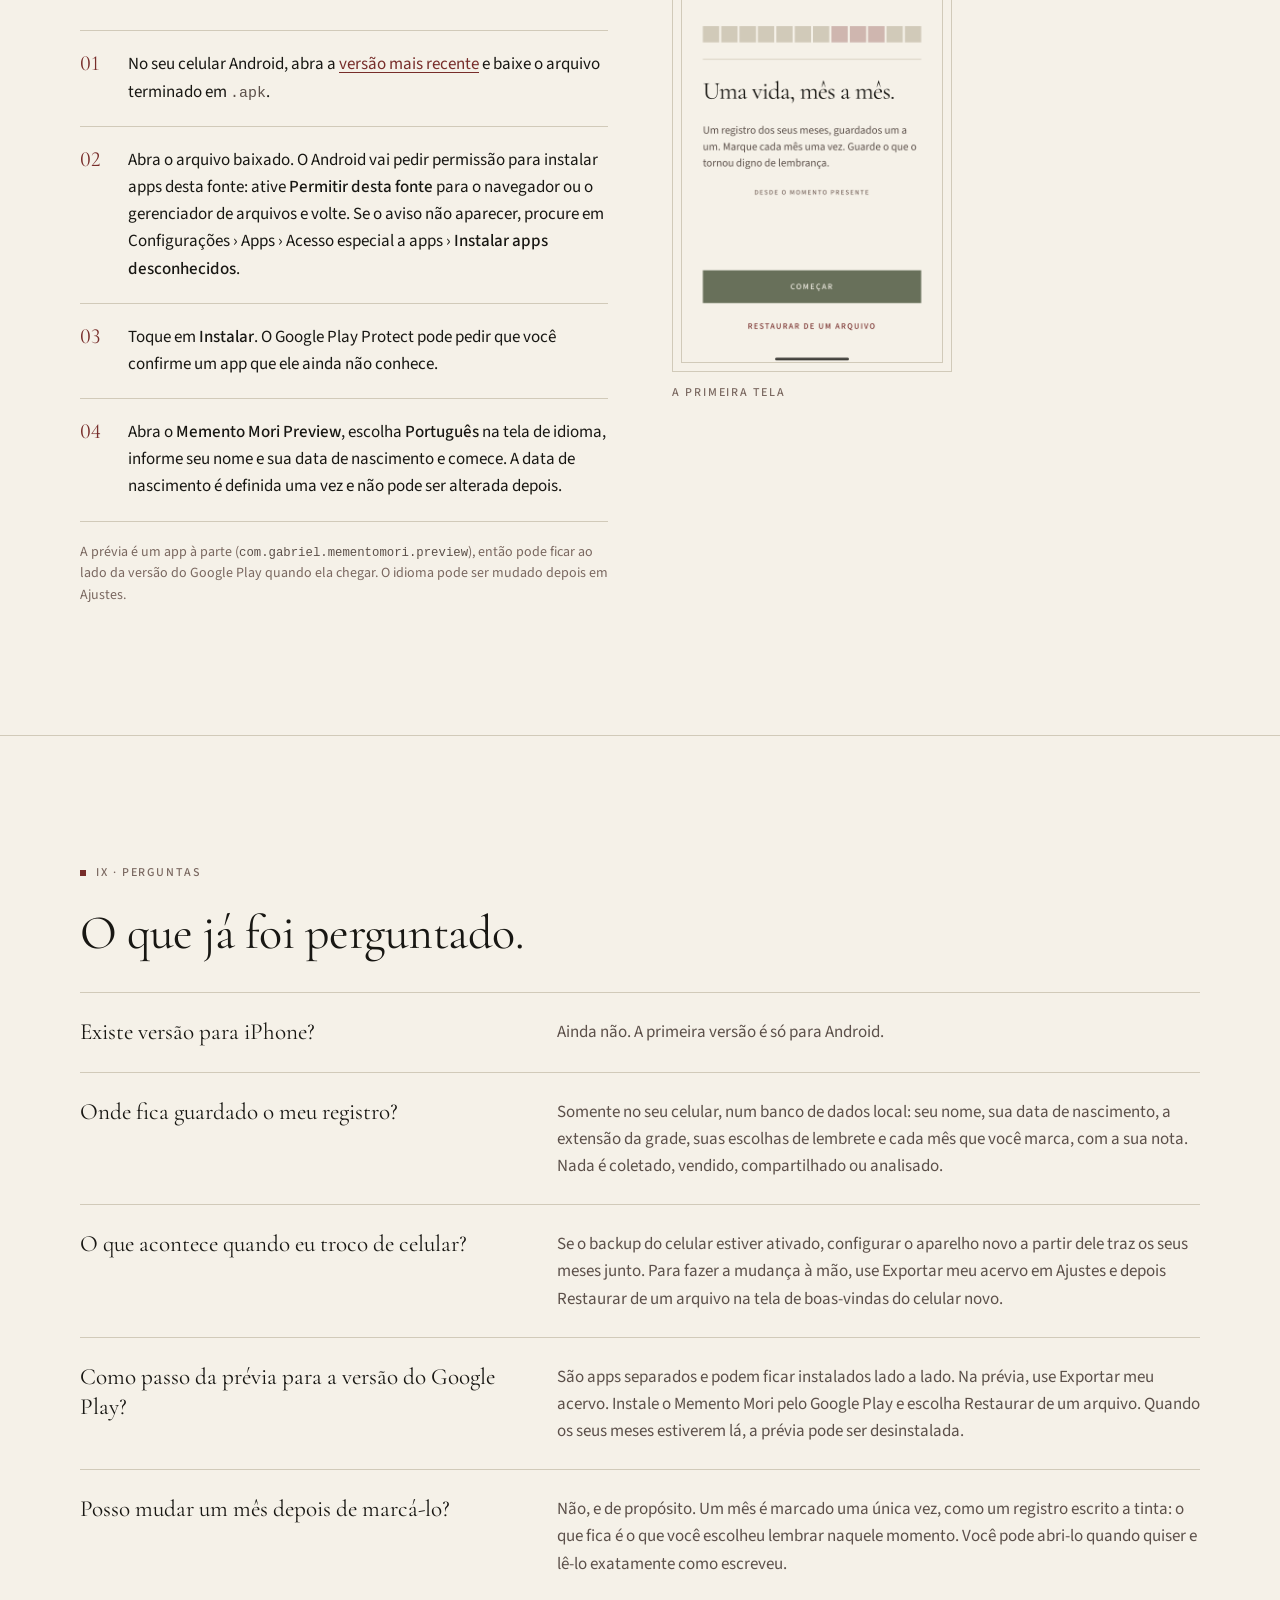
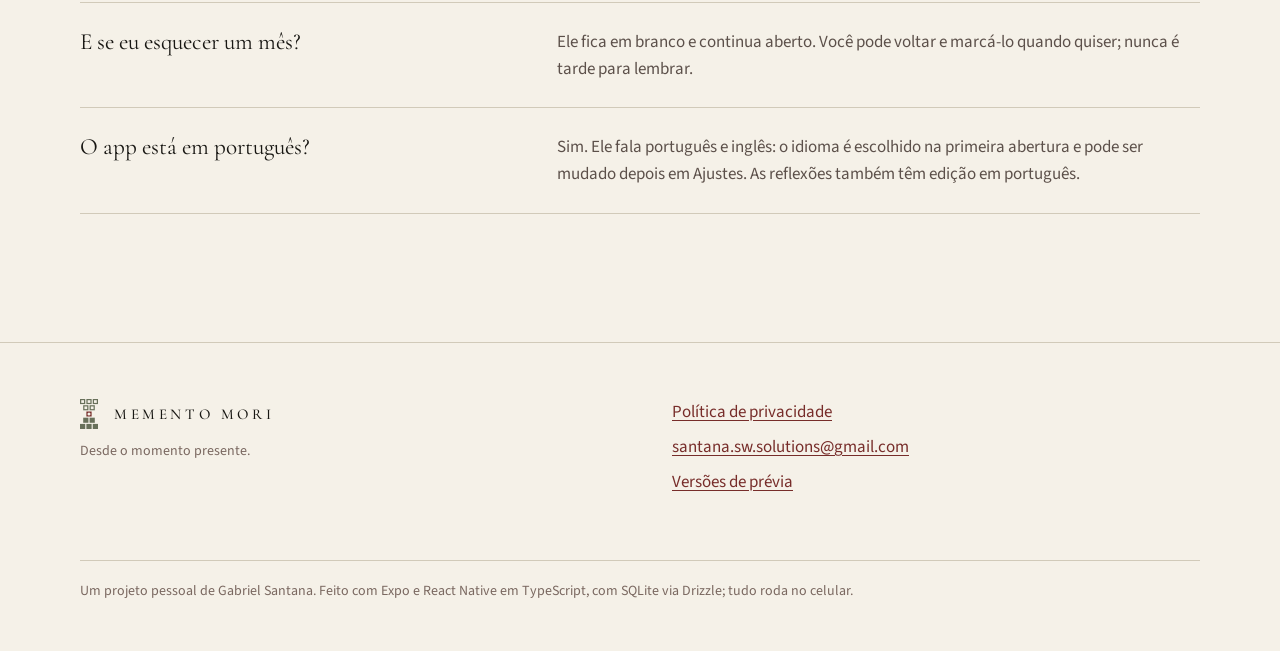
<file: pt-br/index.html>
<!doctype html>
<html lang="pt-BR">
    <head>
        <meta charset="utf-8" />
        <meta name="viewport" content="width=device-width, initial-scale=1" />
        <title>Memento Mori: uma vida, mês a mês</title>
        <meta
            name="description"
            content="Um registro dos seus meses, guardados um a um. Sua vida como uma grade de meses, no Android: marque cada um uma vez, guarde o que o tornou digno de lembrança e leia uma breve reflexão a cada semana. Sem conta, sem anúncios; nada sai do seu celular." />
        <meta name="author" content="Gabriel Santana" />
        <meta name="theme-color" content="#F5F1E8" />
        <meta name="color-scheme" content="light" />

        <!--
        PLACEHOLDER (URLs absolutas): os cartões do Open Graph e do Twitter precisam de links absolutos.
        Troque https://gabrielsanttana.github.io/mementomori/ pelo endereço real do GitHub Pages quando
        o repositório do portfólio for publicado. O restante da página usa caminhos relativos.
    -->
        <link rel="canonical" href="https://gabrielsanttana.github.io/mementomori/pt-br/" />
        <link rel="alternate" hreflang="en" href="https://gabrielsanttana.github.io/mementomori/" />
        <link rel="alternate" hreflang="pt-BR" href="https://gabrielsanttana.github.io/mementomori/pt-br/" />
        <link rel="alternate" hreflang="x-default" href="https://gabrielsanttana.github.io/mementomori/" />
        <meta property="og:type" content="website" />
        <meta property="og:locale" content="pt_BR" />
        <meta property="og:locale:alternate" content="en_US" />
        <meta property="og:site_name" content="Memento Mori" />
        <meta property="og:title" content="Memento Mori: uma vida, mês a mês" />
        <meta
            property="og:description"
            content="Um registro dos seus meses, guardados um a um. Marque cada mês uma vez. Guarde o que o tornou digno de lembrança." />
        <meta property="og:url" content="https://gabrielsanttana.github.io/mementomori/pt-br/" />
        <meta property="og:image" content="https://gabrielsanttana.github.io/mementomori/assets/og-card-pt-br.png" />
        <meta property="og:image:width" content="1200" />
        <meta property="og:image:height" content="630" />
        <meta
            property="og:image:alt"
            content="O nome Memento Mori e a ampulheta de meses ao lado de uma vida desenhada como uma grade de meses." />
        <meta name="twitter:card" content="summary_large_image" />
        <meta name="twitter:title" content="Memento Mori: uma vida, mês a mês" />
        <meta
            name="twitter:description"
            content="Um registro dos seus meses, guardados um a um. Marque cada mês uma vez. Guarde o que o tornou digno de lembrança." />
        <meta name="twitter:image" content="https://gabrielsanttana.github.io/mementomori/assets/og-card-pt-br.png" />

        <link rel="icon" href="../assets/favicon.svg" type="image/svg+xml" />
        <link rel="icon" href="../assets/favicon-32.png" type="image/png" sizes="32x32" />
        <link rel="apple-touch-icon" href="../assets/apple-touch-icon.png" />

        <link rel="preconnect" href="https://fonts.googleapis.com" />
        <link rel="preconnect" href="https://fonts.gstatic.com" crossorigin />
        <link
            rel="stylesheet"
            href="https://fonts.googleapis.com/css2?family=Cormorant+Garamond:ital,wght@0,400;0,500;1,400;1,500&family=Source+Sans+3:wght@400;500&display=swap" />
        <link rel="stylesheet" href="../styles.css" />
    </head>
    <body>
        <a class="skip-link label" href="#main">Pular para a página</a>

        <header class="site-header">
            <div class="wrap">
                <a class="wordmark" href="./">Memento Mori</a>
                <nav class="label" aria-label="Seções">
                    <a class="nav-optional" href="#por-que">Por quê</a>
                    <a class="nav-optional" href="#reflexao">Reflexão</a>
                    <a class="nav-optional" href="#privacidade">Privacidade</a>
                    <a class="is-accent" href="#instalar">Instalar</a>
                </nav>
                <nav class="lang-switch label" aria-label="Idioma">
                    <a href="../" lang="en" hreflang="en" title="English">EN</a>
                    <a href="./" lang="pt-BR" hreflang="pt-BR" aria-current="page">PT</a>
                </nav>
            </div>
        </header>

        <main id="main">
            <!-- ============================== Abertura ============================== -->
            <section class="hero" aria-labelledby="hero-title">
                <div class="wrap split">
                    <div>
                        <img class="hero-mark" src="../assets/logo-mark.svg" width="40" height="68" alt="" />
                        <p class="wordmark">Memento Mori</p>
                        <p class="hero-gloss">
                            <i>memento mori</i>: um antigo lembrete de que o tempo é finito, para que o presente ganhe
                            foco.
                        </p>
                        <h1 class="display" id="hero-title">Uma vida, mês a mês.</h1>
                        <p class="lead">
                            Um registro dos seus meses, guardados um a um. Marque cada mês uma vez. Guarde o que o
                            tornou digno de lembrança.
                        </p>

                        <div class="hero-actions">
                            <!--
                            PLACEHOLDER URL: o download do APK. O código do app é privado, então este link
                            precisa apontar para a página de Releases do repositório público que hospeda o APK.
                        -->
                            <a class="button" href="https://github.com/gabrielsanttana/mementomori/releases/latest"
                                >Baixar a prévia (APK)</a
                            >
                            <p class="caption hero-note">
                                Para Android 7.0 ou mais recente. Gratuito e sem conta. Em breve no Google Play; a
                                prévia se instala ao lado dele, e o seu registro pode ir junto.
                            </p>
                        </div>
                    </div>

                    <figure class="hero-figure">
                        <img
                            src="../assets/hero-grid.svg"
                            width="515"
                            height="387"
                            alt="Uma vida de noventa anos desenhada como 1.080 quadradinhos, doze por linha. Os primeiros trinta e seis anos estão preenchidos em verde-sálvia, alguns meses ficaram em branco, um quadrado vinho marca o presente e os demais estão apenas contornados." />
                        <figcaption class="label">Noventa anos, 1.080 meses. Um registro fictício.</figcaption>
                    </figure>
                </div>
            </section>

            <!-- ============================== Por que "memento mori" ============================== -->
            <section id="por-que" aria-labelledby="why-title">
                <div class="wrap">
                    <div class="text">
                        <p class="label section-label">I · Por que “memento mori”</p>
                        <h2 class="headline" id="why-title">Um antigo lembrete, guardado para os vivos.</h2>
                        <p class="lead" style="margin-top: 24px">
                            <i>Memento mori</i> quer dizer, em latim, “lembre-se de que você vai morrer”. Pode soar
                            sombria à primeira vista, mas nunca foi feita para assustar. Era um jeito de trazer foco ao
                            presente momento. A ideia é mais antiga que a expressão: Sócrates, no <i>Fédon</i> de
                            Platão, chamou a filosofia de uma preparação para a morte, e os estoicos depois dele fizeram
                            dela um exercício diário.
                        </p>
                    </div>

                    <div class="split why-body">
                        <div class="text stack">
                            <p class="muted">
                                Sêneca, nas cartas e em
                                <i>Sobre a brevidade da vida</i>, defendeu que a vida é longa o bastante para quem sabe
                                usá-la. Marco Aurélio voltou a esse pensamento muitas vezes no caderno que hoje chamamos
                                de <i>Meditações</i>. Epicteto o ensinava aos alunos sem rodeios:
                            </p>

                            <figure class="epigraph">
                                <blockquote>
                                    “Tenha diante dos olhos, todos os dias, a morte, o exílio e tudo o mais que parece
                                    terrível, mas sobretudo a morte: assim você jamais pensará em nada mesquinho, nem
                                    desejará coisa alguma em excesso.”
                                </blockquote>
                                <figcaption class="caption">
                                    Epicteto · Manual, 21 · Tradução nossa, a partir da versão inglesa de George Long,
                                    1877
                                </figcaption>
                            </figure>

                            <p class="muted">
                                O mesmo pensamento seguiu vivo na contemplação cristã, em que o “Ensina-nos a contar os
                                nossos dias” do salmo era lido como um chamado a viver bem o tempo recebido, e nas
                                naturezas-mortas de <i>vanitas</i> do século XVII, que punham uma ampulheta ou uma flor
                                cortada ao lado das coisas boas da mesa. Montaigne deu a um ensaio o título
                                <i>Que filosofar é aprender a morrer</i>, e desejava que a morte o encontrasse
                                “plantando as minhas couves”.
                            </p>

                            <p class="title">
                                Em tudo isso, o sentido é o mesmo: lembrar que o tempo acaba é um modo de dar valor a
                                ele, não de temê-lo.
                            </p>

                            <h3 class="label" style="padding-top: 16px">Uma vida numa página</h3>
                            <p class="muted">
                                Contada em dias, uma vida passa de trinta mil. Contada em meses, noventa anos são 1.080
                                quadrados: poucos o bastante para caber numa só tela e ser vistos por inteiro.
                                Calendários da vida como “Your Life in Weeks”, de Tim Urban (Wait But Why, 2014),
                                mostraram quanto essa única imagem pode dizer. O Memento Mori a desenha em meses, para
                                que cada quadrado seja grande o suficiente para guardar alguma coisa: uma marca e
                                algumas palavras sobre o que tornou aquele mês digno de lembrança. Como o próprio mês,
                                cada uma é escrita uma única vez.
                            </p>

                            <p class="caption">
                                Salmo 90:12 na tradução de João Ferreira de Almeida, Edição Revista e Corrigida, 1904.
                                Montaigne em tradução nossa.
                            </p>

                            <!--
                            OPCIONAL, para Gabriel: uma ou duas frases suas sobre por que você fez este app.
                            Pode deixar de fora. Por exemplo:
                            <p class="muted">…</p>
                        --></div>

                        <aside class="not-panel" aria-labelledby="not-title">
                            <h3 class="label" id="not-title">O que ele não é</h3>
                            <dl class="not-list">
                                <div>
                                    <dt>Não é uma contagem regressiva.</dt>
                                    <dd>
                                        Nada faz tique-taque, e nada é previsto. A grade simplesmente termina na
                                        extensão que você escolher.
                                    </dd>
                                </div>
                                <div>
                                    <dt>Não é um rastreador de hábitos.</dt>
                                    <dd>
                                        Sem sequências, sem pontos, sem metas a cumprir. Cada mês pede uma marca, uma
                                        vez.
                                    </dd>
                                </div>
                                <div>
                                    <dt>Não se apoia na culpa.</dt>
                                    <dd>
                                        Um mês em branco é só um mês em branco. Ninguém o cobra, e ele continua aberto
                                        para quando você quiser voltar.
                                    </dd>
                                </div>
                            </dl>
                            <p class="not-closing">
                                É um jeito tranquilo de perceber o tempo que lhe é dado e de guardar o que tornou cada
                                mês digno de lembrança.
                            </p>
                        </aside>
                    </div>
                </div>
            </section>

            <!-- ============================== A grade ============================== -->
            <section id="grade" aria-labelledby="grid-title">
                <div class="wrap split">
                    <div class="text">
                        <p class="label section-label">II · A grade</p>
                        <h2 class="headline" id="grid-title">Sua vida, desenhada em meses.</h2>
                        <div class="stack" style="margin-top: 24px">
                            <p class="lead">
                                Uma linha para cada ano, doze quadrados por linha. A grade começa no seu nascimento e
                                termina na extensão que você escolher: noventa anos, a menos que você defina outra.
                            </p>
                            <p class="muted">
                                Cada quadrado é um mês da sua vida. Um deles é sempre o mês que você está vivendo agora.
                            </p>
                        </div>
                    </div>

                    <dl class="legend" aria-label="O que os quadrados significam">
                        <div>
                            <dt class="label">
                                <span class="swatch swatch--remembered" aria-hidden="true"></span>Lembrado
                            </dt>
                            <dd>
                                Um mês que você marcou, com ou sem nota. Os meses anteriores ao início do seu registro
                                são preenchidos quando você o abre.
                            </dd>
                        </div>
                        <div>
                            <dt class="label">
                                <span class="swatch swatch--missed" aria-hidden="true"></span>Em branco
                            </dt>
                            <dd>
                                Um mês passado que ficou sem marca. Ele continua aberto; você pode voltar a ele quando
                                quiser.
                            </dd>
                        </div>
                        <div>
                            <dt class="label">
                                <span class="swatch swatch--this-month" aria-hidden="true"></span>Este mês
                            </dt>
                            <dd>O mês em que você está, à espera de ser marcado.</dd>
                        </div>
                        <div>
                            <dt class="label"><span class="swatch swatch--future" aria-hidden="true"></span>Futuro</dt>
                            <dd>Os meses que ainda virão. Não fazem nada ao toque.</dd>
                        </div>
                    </dl>
                </div>
            </section>

            <!-- ============================== Marcar um mês ============================== -->
            <section id="marcar" aria-labelledby="marking-title">
                <div class="wrap split split--figure-first">
                    <div class="shot-single">
                        <figure class="shot">
                            <div class="shot-frame">
                                <img
                                    src="../assets/screenshots/pt-br/month-check-in.png"
                                    width="1080"
                                    height="2340"
                                    loading="lazy"
                                    alt="Simulação da tela de marcar outubro de 2026: o que tornou este mês digno de lembrança, uma nota curta sobre linhas pautadas e o botão para marcar o mês." />
                            </div>
                            <figcaption class="label">Marcando este mês</figcaption>
                        </figure>
                    </div>

                    <div class="text">
                        <p class="label section-label">III · Marcar um mês</p>
                        <h2 class="headline" id="marking-title">Uma vez por mês, uma marca.</h2>
                        <div class="stack" style="margin-top: 24px">
                            <p class="lead">
                                Abra o quadrado do mês em que você está e responda a uma única pergunta: o que tornou
                                este mês digno de lembrança?
                            </p>
                            <p class="muted">
                                Guarde uma nota curta ou marque o mês sem ela. A nota é opcional. O mês, não.
                            </p>
                            <h3 class="title" style="padding-top: 12px">Escrito uma só vez, a tinta.</h3>
                            <p class="muted">
                                Um mês marcado não pode ser editado depois, e é essa a intenção. Marcar pede cuidado:
                                você faz uma pausa, escolhe pelo que este mês deve ser lembrado e escreve uma vez, como
                                um lançamento feito a tinta num livro. Saber que não existe rascunho é o que dá peso a
                                essas poucas palavras.
                            </p>
                            <p class="muted">
                                O que fica é o que você escolheu guardar naquele momento, não uma versão polida depois.
                                Toque no quadrado quando quiser para lê-lo de novo, exatamente como você escreveu.
                            </p>
                            <p class="title">Uma vez marcado, marcado para sempre.</p>
                        </div>
                    </div>
                </div>
            </section>

            <!-- ============================== Duas vistas ============================== -->
            <section id="vistas" aria-labelledby="views-title">
                <div class="wrap views">
                    <div class="text">
                        <p class="label section-label">IV · Duas vistas</p>
                        <h2 class="headline" id="views-title">Ano a ano, ou tudo de uma vez.</h2>
                        <div class="view-notes">
                            <div>
                                <h3 class="label">Anos</h3>
                                <p class="muted">
                                    O quadro abre nos seus anos, uma linha de cada vez, com o ano atual à vista e uma
                                    contagem discreta embaixo: lembrados, em branco, ainda pela frente.
                                </p>
                            </div>
                            <div>
                                <h3 class="label">Vida inteira</h3>
                                <p class="muted">
                                    Todos os anos numa só tela, sem rolar, sob uma única linha que diz onde você está,
                                    como “Ano 39 de 90”. Faça o gesto de pinça na vista de anos para chegar lá e toque
                                    num ano para abri-lo.
                                </p>
                            </div>
                        </div>
                    </div>

                    <div class="shot-pair">
                        <figure class="shot">
                            <div class="shot-frame">
                                <img
                                    src="../assets/screenshots/pt-br/years.png"
                                    width="1080"
                                    height="2340"
                                    loading="lazy"
                                    alt="Simulação da vista de anos para um registro fictício: o título, a chave Anos e Vida inteira, a legenda e linhas de doze meses, uma para cada ano." />
                            </div>
                            <figcaption class="label">Anos</figcaption>
                        </figure>
                        <figure class="shot">
                            <div class="shot-frame">
                                <img
                                    src="../assets/screenshots/pt-br/whole-life.png"
                                    width="1080"
                                    height="2340"
                                    loading="lazy"
                                    alt="Simulação da vista da vida inteira para um registro fictício: ano 39 de 90 e todos os noventa anos numa só tela, em duas colunas." />
                            </div>
                            <figcaption class="label">Vida inteira</figcaption>
                        </figure>
                    </div>
                </div>
            </section>

            <!-- ============================== A reflexão da semana ============================== -->
            <section id="reflexao" aria-labelledby="reflection-title">
                <div class="wrap split">
                    <div class="text">
                        <p class="label section-label">V · A reflexão da semana</p>
                        <h2 class="headline" id="reflection-title">Alguns minutos para o que dá sentido aos meses.</h2>
                        <div class="stack" style="margin-top: 24px">
                            <p class="lead">
                                Cinquenta e três textos curtos, um para cada semana do ano, sobre o tempo, a atenção e a
                                gratidão. Cada um parte de uma passagem, traz uma citação em destaque e termina com uma
                                pergunta para levar pela semana.
                            </p>
                            <p class="authors">
                                Sêneca, Marco Aurélio, Epicteto, Montaigne, Emerson, Thoreau, Whitman, Rilke, Tagore,
                                Emily Dickinson, Tolstói e outros.
                            </p>
                            <p class="muted">As semanas passadas do ano ficam no acervo, em Reflexões.</p>
                        </div>

                        <article class="reflection-card" aria-label="Um exemplo de reflexão">
                            <p class="label">Semana 2</p>
                            <h3 class="title" style="margin-top: 8px">A única coisa que é nossa</h3>
                            <blockquote>“Meu Lucílio, tudo mais é alheio; só o tempo é que é nosso.”</blockquote>
                            <p class="caption" style="margin-top: 12px">
                                Sêneca · Cartas a Lucílio, 1 · Tradução de António Feliciano de Castilho, 1871
                            </p>
                            <p class="prompt">
                                O que tomou as suas horas ultimamente que você não escolheria dar de novo?
                            </p>
                        </article>
                    </div>

                    <div class="shot-single">
                        <figure class="shot">
                            <div class="shot-frame">
                                <img
                                    src="../assets/screenshots/pt-br/reflection.png"
                                    width="1080"
                                    height="2340"
                                    loading="lazy"
                                    alt="Simulação da reflexão da semana 2, A única coisa que é nossa, a partir da primeira carta de Sêneca a Lucílio." />
                            </div>
                            <figcaption class="label">Uma reflexão</figcaption>
                        </figure>
                    </div>
                </div>
            </section>

            <!-- ============================== Lembretes ============================== -->
            <section id="lembretes" aria-labelledby="reminders-title">
                <div class="wrap">
                    <div class="text">
                        <p class="label section-label">VI · Lembretes</p>
                        <h2 class="headline" id="reminders-title">Dois lembretes discretos, se você quiser.</h2>
                        <p class="lead" style="margin-top: 24px">
                            Se você permitir notificações, o semanal chega no dia e no horário que você escolher, e o
                            mensal no último dia de cada mês, no horário que você escolher. Os dois são agendados no
                            próprio celular, e os dois podem ser desligados em Ajustes.
                        </p>
                    </div>

                    <div class="reminders">
                        <div class="reminder">
                            <p class="when label">
                                <img
                                    class="reminder-mark"
                                    src="../assets/logo-mark.svg"
                                    width="10"
                                    height="17"
                                    alt="" />Toda semana · seu dia, seu horário
                            </p>
                            <strong>A reflexão da semana</strong>
                            <p>Alguns minutos para o que dá sentido aos meses.</p>
                        </div>
                        <div class="reminder">
                            <p class="when label">
                                <img
                                    class="reminder-mark"
                                    src="../assets/logo-mark.svg"
                                    width="10"
                                    height="17"
                                    alt="" />Todo mês · o último dia, seu horário
                            </p>
                            <strong>Um mês para lembrar</strong>
                            <p>Marque o que o tornou digno de lembrança.</p>
                        </div>
                    </div>
                </div>
            </section>

            <!-- ============================== Privacidade ============================== -->
            <section id="privacidade" aria-labelledby="privacy-title">
                <div class="wrap split split--figure-first">
                    <div class="shot-single">
                        <figure class="shot">
                            <div class="shot-frame">
                                <img
                                    src="../assets/screenshots/pt-br/settings.png"
                                    width="1080"
                                    height="2340"
                                    loading="lazy"
                                    alt="Simulação da tela O registro, em Ajustes: nome, data de nascimento, extensão da grade e o ritual da reflexão, com os lembretes e seus horários." />
                            </div>
                            <figcaption class="label">O registro, em Ajustes</figcaption>
                        </figure>
                    </div>

                    <div class="text">
                        <p class="label section-label">VII · Privado por princípio</p>
                        <h2 class="headline" id="privacy-title">Este registro é seu.</h2>
                        <p class="lead" style="margin-top: 24px">
                            Ele fica no seu celular, e o app nunca o envia a lugar nenhum. Não existe servidor para onde
                            enviá-lo.
                        </p>

                        <ul class="nevers" aria-label="O que o app não tem">
                            <li>Sem conta</li>
                            <li>Sem login</li>
                            <li>Sem sincronização</li>
                            <li>Sem rastreamento</li>
                            <li>Sem anúncios</li>
                        </ul>

                        <div class="facts">
                            <div>
                                <h3>Um celular novo</h3>
                                <p class="muted">
                                    Seu registro faz parte do próprio backup do Android, então configurar um celular
                                    novo a partir desse backup leva os seus meses junto.
                                </p>
                            </div>
                            <div>
                                <h3>Uma cópia só sua</h3>
                                <p class="muted">
                                    Exportar meu acervo gera um arquivo simples com todos os meses e notas. Guarde-o
                                    onde quiser e use Restaurar de um arquivo para trazê-lo de volta.
                                </p>
                            </div>
                            <div>
                                <h3>Apagado quando você quiser</h3>
                                <p class="muted">
                                    Apagar este aparelho remove todos os meses e todas as notas de uma vez. Desinstalar
                                    o app também os remove.
                                </p>
                            </div>
                        </div>

                        <p class="caption" style="margin-top: 28px">
                            A
                            <a
                                href="https://gist.github.com/gabrielsanttana/80c33d4d604d0b20329192adfdc450f5#file-memento-mori-privacy-policy-pt-br-md"
                                >política de privacidade</a
                            >
                            completa é curta e diz o mesmo.
                        </p>
                    </div>
                </div>
            </section>

            <!-- ============================== Instalar ============================== -->
            <section id="instalar" aria-labelledby="install-title">
                <div class="wrap split">
                    <div class="text">
                        <p class="label section-label">VIII · Instalar a prévia</p>
                        <h2 class="headline" id="install-title">Até chegar ao Google Play.</h2>
                        <p class="lead" style="margin-top: 24px">
                            O Memento Mori está a caminho do Google Play. Enquanto isso, uma versão prévia é distribuída
                            como arquivo APK. Ela precisa do Android 7.0 ou mais recente.
                        </p>

                        <ol class="steps">
                            <li>
                                <div>
                                    No seu celular Android, abra a
                                    <a href="https://github.com/gabrielsanttana/mementomori/releases/latest"
                                        >versão mais recente</a
                                    >
                                    e baixe o arquivo terminado em <code>.apk</code>.
                                </div>
                            </li>
                            <li>
                                <div>
                                    Abra o arquivo baixado. O Android vai pedir permissão para instalar apps desta
                                    fonte: ative <strong>Permitir desta fonte</strong> para o navegador ou o gerenciador
                                    de arquivos e volte. Se o aviso não aparecer, procure em Configurações › Apps ›
                                    Acesso especial a apps › <strong>Instalar apps desconhecidos</strong>.
                                </div>
                            </li>
                            <li>
                                <div>
                                    Toque em <strong>Instalar</strong>. O Google Play Protect pode pedir que você
                                    confirme um app que ele ainda não conhece.
                                </div>
                            </li>
                            <li>
                                <div>
                                    Abra o <strong>Memento Mori Preview</strong>, escolha <strong>Português</strong> na
                                    tela de idioma, informe seu nome e sua data de nascimento e comece. A data de
                                    nascimento é definida uma vez e não pode ser alterada depois.
                                </div>
                            </li>
                        </ol>

                        <p class="caption" style="margin-top: 20px">
                            A prévia é um app à parte (<code>com.gabriel.mementomori.preview</code>), então pode ficar
                            ao lado da versão do Google Play quando ela chegar. O idioma pode ser mudado depois em
                            Ajustes.
                        </p>
                    </div>

                    <div class="shot-single">
                        <figure class="shot">
                            <div class="shot-frame">
                                <img
                                    src="../assets/screenshots/pt-br/welcome.png"
                                    width="1080"
                                    height="2340"
                                    loading="lazy"
                                    alt="Simulação da tela de boas-vindas: a ampulheta, o nome Memento Mori, “Uma vida, mês a mês.” e o botão Começar." />
                            </div>
                            <figcaption class="label">A primeira tela</figcaption>
                        </figure>
                    </div>
                </div>
            </section>

            <!-- ============================== Perguntas ============================== -->
            <section id="perguntas" aria-labelledby="questions-title">
                <div class="wrap">
                    <p class="label section-label">IX · Perguntas</p>
                    <h2 class="headline" id="questions-title">O que já foi perguntado.</h2>

                    <dl class="faq">
                        <div>
                            <dt>Existe versão para iPhone?</dt>
                            <dd>Ainda não. A primeira versão é só para Android.</dd>
                        </div>
                        <div>
                            <dt>Onde fica guardado o meu registro?</dt>
                            <dd>
                                Somente no seu celular, num banco de dados local: seu nome, sua data de nascimento, a
                                extensão da grade, suas escolhas de lembrete e cada mês que você marca, com a sua nota.
                                Nada é coletado, vendido, compartilhado ou analisado.
                            </dd>
                        </div>
                        <div>
                            <dt>O que acontece quando eu troco de celular?</dt>
                            <dd>
                                Se o backup do celular estiver ativado, configurar o aparelho novo a partir dele traz os
                                seus meses junto. Para fazer a mudança à mão, use Exportar meu acervo em Ajustes e
                                depois Restaurar de um arquivo na tela de boas-vindas do celular novo.
                            </dd>
                        </div>
                        <div>
                            <dt>Como passo da prévia para a versão do Google Play?</dt>
                            <dd>
                                São apps separados e podem ficar instalados lado a lado. Na prévia, use Exportar meu
                                acervo. Instale o Memento Mori pelo Google Play e escolha Restaurar de um arquivo.
                                Quando os seus meses estiverem lá, a prévia pode ser desinstalada.
                            </dd>
                        </div>
                        <div>
                            <dt>Posso mudar um mês depois de marcá-lo?</dt>
                            <dd>
                                Não, e de propósito. Um mês é marcado uma única vez, como um registro escrito a tinta: o
                                que fica é o que você escolheu lembrar naquele momento. Você pode abri-lo quando quiser
                                e lê-lo exatamente como escreveu.
                            </dd>
                        </div>
                        <div>
                            <dt>E se eu esquecer um mês?</dt>
                            <dd>
                                Ele fica em branco e continua aberto. Você pode voltar e marcá-lo quando quiser; nunca é
                                tarde para lembrar.
                            </dd>
                        </div>
                        <div>
                            <dt>O app está em português?</dt>
                            <dd>
                                Sim. Ele fala português e inglês: o idioma é escolhido na primeira abertura e pode ser
                                mudado depois em Ajustes. As reflexões também têm edição em português.
                            </dd>
                        </div>
                    </dl>
                </div>
            </section>
        </main>

        <footer class="site-footer">
            <div class="wrap">
                <div class="stack-tight">
                    <div class="footer-brand">
                        <img src="../assets/logo-mark.svg" width="18" height="31" alt="" />
                        <span class="wordmark">Memento Mori</span>
                    </div>
                    <p class="caption">Desde o momento presente.</p>
                </div>

                <ul class="footer-links">
                    <li>
                        <a
                            href="https://gist.github.com/gabrielsanttana/80c33d4d604d0b20329192adfdc450f5#file-memento-mori-privacy-policy-pt-br-md"
                            >Política de privacidade</a
                        >
                    </li>
                    <li><a href="mailto:santana.sw.solutions@gmail.com">santana.sw.solutions@gmail.com</a></li>
                    <li>
                        <a href="https://github.com/gabrielsanttana/mementomori/releases/latest">Versões de prévia</a>
                    </li>
                </ul>

                <p class="caption colophon">
                    Um projeto pessoal de Gabriel Santana. Feito com Expo e React Native em TypeScript, com SQLite via
                    Drizzle; tudo roda no celular.
                </p>
            </div>
        </footer>
    </body>
</html>
</file>
<file: styles.css>
/* Memento Mori: presentation page. "Quiet Archive" (DESIGN.md §2–§4): one paper background,
   1px hairlines, radius 0, no shadows or gradients, Cormorant Garamond over Source Sans 3. */

:root {
    color-scheme: light;
    --paper: #f5f1e8;
    --ink: #181713;
    --ink-muted: #5c504a;
    --ink-faint: #7a6860;
    --rule: #d1cab9;
    --sage: #68705a;
    --oxblood: #772d2a;

    --serif: 'Cormorant Garamond', 'Iowan Old Style', Georgia, serif;
    --sans: 'Source Sans 3', 'Segoe UI', system-ui, sans-serif;

    --gutter: 16px;
    --measure: 34rem;
    --page: 70rem;
    --section-space: 72px;
}

@media (min-width: 640px) {
    :root {
        --gutter: 32px;
        --section-space: 104px;
    }
}

@media (min-width: 1024px) {
    :root {
        --gutter: 48px;
        --section-space: 128px;
    }
}

*,
*::before,
*::after {
    box-sizing: border-box;
}

html {
    -webkit-text-size-adjust: 100%;
    text-size-adjust: 100%;
}

body {
    margin: 0;
    background: var(--paper);
    color: var(--ink);
    font-family: var(--sans);
    font-size: 17px;
    line-height: 1.6;
    overflow-wrap: break-word;
}

img,
svg {
    display: block;
    max-width: 100%;
    height: auto;
}

a {
    color: var(--oxblood);
    text-decoration: underline;
    text-decoration-thickness: 1px;
    text-underline-offset: 3px;
}

a:hover {
    text-decoration-color: var(--rule);
}

:focus-visible {
    outline: 2px solid var(--oxblood);
    outline-offset: 3px;
}

h1,
h2,
h3,
p,
ol,
ul,
dl,
dd,
figure,
blockquote {
    margin: 0;
}

.skip-link {
    position: absolute;
    left: var(--gutter);
    top: -100px;
    background: var(--paper);
    padding: 8px 12px;
    border: 1px solid var(--rule);
}

.skip-link:focus {
    top: 8px;
}

/* ---------- Type roles ---------- */

.wordmark {
    font-family: var(--serif);
    font-weight: 500;
    text-transform: uppercase;
    letter-spacing: 0.24em;
}

.label {
    font-family: var(--sans);
    font-size: 12px;
    line-height: 1.5;
    font-weight: 500;
    text-transform: uppercase;
    letter-spacing: 0.16em;
    color: var(--ink-faint);
}

.display {
    font-family: var(--serif);
    text-wrap: balance;
    font-weight: 400;
    font-size: clamp(2.6rem, 7vw, 4.4rem);
    line-height: 1.08;
    letter-spacing: -0.01em;
}

.headline {
    font-family: var(--serif);
    text-wrap: balance;
    font-weight: 400;
    font-size: clamp(2rem, 5vw, 3rem);
    line-height: 1.14;
    letter-spacing: -0.01em;
}

.title {
    font-family: var(--serif);
    font-weight: 400;
    font-size: 1.6rem;
    line-height: 1.25;
}

.lead {
    font-size: 1.125rem;
    line-height: 1.7;
    color: var(--ink-muted);
}

.muted {
    color: var(--ink-muted);
}

.caption {
    font-size: 14px;
    line-height: 1.55;
    color: var(--ink-faint);
}

/* ---------- Layout ---------- */

.wrap {
    width: 100%;
    max-width: calc(var(--page) + 2 * var(--gutter));
    margin: 0 auto;
    padding: 0 var(--gutter);
}

.site-header {
    border-bottom: 1px solid var(--rule);
}

.site-header .wrap {
    display: flex;
    align-items: center;
    justify-content: space-between;
    gap: 16px;
    min-height: 56px;
}

.site-header .wordmark {
    font-size: 13px;
    color: var(--ink);
    text-decoration: none;
}

.site-header nav {
    display: flex;
    gap: 20px;
}

.site-header .wordmark {
    margin-right: auto;
}

/* EN · PT, drawn like the app's view switch: the current language in oxblood with its 6 × 6 mark. */
.site-header .lang-switch {
    gap: 12px;
    padding: 6px 10px;
    border: 1px solid var(--rule);
}

.lang-switch a {
    display: inline-flex;
    align-items: center;
    gap: 6px;
    color: var(--ink-faint);
    text-decoration: none;
}

.lang-switch a::before {
    content: '';
    width: 6px;
    height: 6px;
    background: transparent;
}

.lang-switch a[aria-current='page'] {
    color: var(--oxblood);
}

.lang-switch a[aria-current='page']::before {
    background: var(--oxblood);
}

.site-header nav a {
    text-decoration: none;
    color: var(--ink-faint);
}

.site-header nav a:hover {
    color: var(--oxblood);
}

.site-header nav .is-accent {
    color: var(--oxblood);
}

.nav-optional {
    display: none;
}

@media (min-width: 720px) {
    .nav-optional {
        display: inline;
    }
}

section {
    padding: var(--section-space) 0;
    border-top: 1px solid var(--rule);
}

.section-label {
    display: flex;
    align-items: center;
    gap: 10px;
    margin-bottom: 24px;
}

.section-label::before {
    content: '';
    width: 6px;
    height: 6px;
    background: var(--oxblood);
    flex: none;
}

.stack > * + * {
    margin-top: 20px;
}

.stack-tight > * + * {
    margin-top: 12px;
}

.text {
    max-width: var(--measure);
}

/* Two columns from tablet up: text beside its figures. */
.split {
    display: grid;
    gap: 48px;
}

@media (min-width: 880px) {
    .split {
        grid-template-columns: minmax(0, 1fr) minmax(0, 1fr);
        gap: 64px;
        align-items: start;
    }
}

/* Figure-first sections put the figure on the left on wide screens, after the text on phones. */
@media (max-width: 879px) {
    .split--figure-first > :first-child {
        order: 2;
    }
}

/* ---------- Hero ---------- */

.hero {
    padding: 56px 0 var(--section-space);
    border-top: 0;
}

.hero .split {
    align-items: center;
}

.hero-mark {
    width: 40px;
    height: auto;
}

.hero .wordmark {
    font-size: clamp(1.4rem, 4vw, 1.9rem);
    letter-spacing: 0.22em;
    line-height: 1.2;
    margin-top: 20px;
}

.hero .display {
    margin-top: 40px;
}

.hero .lead {
    margin-top: 20px;
    max-width: 30rem;
}

.hero-actions {
    margin-top: 36px;
    display: flex;
    flex-direction: column;
    gap: 14px;
    align-items: flex-start;
}

.button {
    display: inline-flex;
    align-items: center;
    justify-content: center;
    min-height: 52px;
    padding: 0 28px;
    background: var(--sage);
    color: var(--paper);
    font-family: var(--sans);
    font-size: 13px;
    font-weight: 500;
    letter-spacing: 0.16em;
    text-transform: uppercase;
    text-decoration: none;
    text-align: center;
    border: 0;
    border-radius: 0;
}

.button:hover {
    opacity: 0.85;
    text-decoration: none;
}

@media (max-width: 479px) {
    .button {
        width: 100%;
    }
}

.hero-note {
    max-width: 30rem;
}

.hero-figure {
    border: 1px solid var(--rule);
    padding: clamp(20px, 5vw, 44px);
}

.hero-figure img {
    width: 100%;
}

.hero-figure figcaption {
    margin-top: 20px;
}

.hero-motto {
    margin-top: 48px;
}

/* ---------- The grid legend ---------- */

.legend {
    display: grid;
    gap: 0;
    border: 1px solid var(--rule);
    margin-top: 32px;
}

.legend > div {
    padding: 18px 20px;
    border-top: 1px solid var(--rule);
}

.legend > div:first-child {
    border-top: 0;
}

.legend dt {
    display: flex;
    align-items: center;
    gap: 14px;
}

.legend dd {
    font-size: 15px;
    line-height: 1.55;
    color: var(--ink-muted);
    margin: 6px 0 0 28px;
}

.swatch {
    width: 14px;
    height: 14px;
    flex: none;
}

.swatch--remembered {
    background: var(--sage);
}

.swatch--missed {
    background: var(--rule);
}

.swatch--this-month {
    background: var(--oxblood);
    position: relative;
}

.swatch--this-month::after {
    content: '';
    position: absolute;
    width: 4px;
    height: 4px;
    left: 5px;
    top: 5px;
    border-radius: 50%;
    background: var(--paper);
}

.swatch--future {
    border: 1px solid var(--rule);
}

/* ---------- Screenshot frames (1080 × 2340) ---------- */

.shot {
    width: 100%;
    max-width: 280px;
}

.shot-frame {
    border: 1px solid var(--rule);
    padding: 8px;
}

.shot img {
    width: 100%;
    aspect-ratio: 1080 / 2340;
    object-fit: cover;
    background: var(--paper);
    outline: 1px solid var(--rule);
    outline-offset: -1px;
}

.shot figcaption {
    margin-top: 12px;
}

.shot-pair {
    display: grid;
    grid-template-columns: repeat(2, minmax(0, 1fr));
    gap: 16px;
    max-width: 600px;
}

@media (min-width: 640px) {
    .shot-pair {
        gap: 32px;
    }
}

.shot-pair .shot {
    max-width: none;
}

.shot-single {
    display: flex;
    justify-content: center;
}

@media (min-width: 880px) {
    .shot-single {
        justify-content: flex-start;
    }
}

/* ---------- Two views ---------- */

.views {
    display: grid;
    gap: 48px;
}

@media (min-width: 880px) {
    .views {
        grid-template-columns: minmax(0, 5fr) minmax(0, 6fr);
        gap: 64px;
    }
}

.view-notes {
    display: grid;
    gap: 28px;
    margin-top: 32px;
}

.view-notes h3 {
    margin-bottom: 6px;
}

/* ---------- Reflection card ---------- */

.reflection-card {
    border: 1px solid var(--rule);
    padding: clamp(20px, 5vw, 32px);
    margin-top: 32px;
}

.reflection-card blockquote {
    font-family: var(--serif);
    font-size: 1.5rem;
    line-height: 1.35;
    margin-top: 16px;
}

.reflection-card .prompt {
    margin-top: 24px;
    padding-top: 20px;
    border-top: 1px solid var(--rule);
    font-family: var(--serif);
    font-size: 1.25rem;
    line-height: 1.4;
}

.authors {
    font-family: var(--serif);
    font-size: 1.2rem;
    line-height: 1.6;
    color: var(--ink-muted);
}

/* ---------- Reminders ---------- */

.reminders {
    display: grid;
    gap: 16px;
    margin-top: 32px;
}

@media (min-width: 720px) {
    .reminders {
        grid-template-columns: repeat(2, minmax(0, 1fr));
        gap: 24px;
    }
}

.reminder {
    border: 1px solid var(--rule);
    padding: 20px;
}

.reminder .when {
    display: flex;
    align-items: center;
    gap: 10px;
}

.reminder-mark {
    width: 10px;
    height: auto;
    flex: none;
}

.reminder strong {
    display: block;
    font-weight: 500;
    margin-top: 14px;
}

.reminder p {
    color: var(--ink-muted);
}

/* ---------- Privacy ---------- */

.nevers {
    list-style: none;
    padding: 0;
    display: flex;
    flex-wrap: wrap;
    gap: 6px 28px;
    margin-top: 28px;
    border-top: 1px solid var(--rule);
    border-bottom: 1px solid var(--rule);
    padding: 14px 0;
}

.nevers li {
    font-family: var(--serif);
    font-size: 1.35rem;
    line-height: 1.3;
}

.facts {
    display: grid;
    gap: 24px;
    margin-top: 32px;
}

.facts h3 {
    font-family: var(--serif);
    font-weight: 400;
    font-size: 1.35rem;
    line-height: 1.3;
    margin-bottom: 4px;
}

/* ---------- Install ---------- */

.steps {
    list-style: none;
    padding: 0;
    counter-reset: step;
    margin-top: 32px;
    border-top: 1px solid var(--rule);
}

.steps li {
    counter-increment: step;
    display: grid;
    grid-template-columns: 40px 1fr;
    gap: 8px;
    padding: 20px 0;
    border-bottom: 1px solid var(--rule);
}

.steps li::before {
    content: counter(step, decimal-leading-zero);
    font-family: var(--serif);
    font-size: 1.35rem;
    line-height: 1.2;
    font-variant-numeric: lining-nums;
    color: var(--oxblood);
}

.steps strong {
    font-weight: 500;
}

code {
    font-family: ui-monospace, 'SF Mono', Menlo, monospace;
    font-size: 0.88em;
    color: var(--ink-muted);
}

/* ---------- FAQ ---------- */

.faq {
    border-top: 1px solid var(--rule);
    margin-top: 32px;
}

.faq > div {
    padding: 24px 0;
    border-bottom: 1px solid var(--rule);
}

@media (min-width: 880px) {
    .faq > div {
        display: grid;
        grid-template-columns: minmax(0, 2fr) minmax(0, 3fr);
        gap: 48px;
    }
}

.faq dt {
    font-family: var(--serif);
    font-size: 1.45rem;
    line-height: 1.3;
}

.faq dd {
    color: var(--ink-muted);
    margin-top: 8px;
}

@media (min-width: 880px) {
    .faq dd {
        margin-top: 2px;
    }
}

.faq dd + dd {
    margin-top: 12px;
}

/* ---------- Footer ---------- */

.site-footer {
    border-top: 1px solid var(--rule);
    padding: 56px 0 48px;
}

.site-footer .wrap {
    display: grid;
    gap: 32px;
}

@media (min-width: 880px) {
    .site-footer .wrap {
        grid-template-columns: minmax(0, 1fr) minmax(0, 1fr);
        gap: 64px;
    }
}

.footer-brand {
    display: flex;
    align-items: center;
    gap: 16px;
}

.footer-brand img {
    width: 18px;
}

.footer-brand .wordmark {
    font-size: 15px;
}

.footer-links {
    list-style: none;
    padding: 0;
}

.footer-links li + li {
    margin-top: 8px;
}

.colophon {
    border-top: 1px solid var(--rule);
    padding-top: 20px;
    grid-column: 1 / -1;
}

/* ---------- Why "memento mori" ---------- */

/* Medium weight, a step larger and full ink: at regular weight and ~18px Cormorant's hairlines break up
   under Windows font rendering on lower-density monitors. */
.hero-gloss {
    margin-top: 10px;
    font-family: var(--serif);
    font-size: 1.15rem;
    font-weight: 500;
    line-height: 1.45;
    color: var(--ink);
    max-width: 30rem;
}

.why-body {
    margin-top: 40px;
}

.epigraph {
    border-left: 1px solid var(--oxblood);
    padding: 4px 0 4px 20px;
}

.epigraph blockquote {
    font-family: var(--serif);
    font-size: 1.3rem;
    line-height: 1.45;
    color: var(--ink);
}

.epigraph figcaption {
    margin-top: 10px;
}

.not-panel {
    border: 1px solid var(--rule);
    padding: clamp(20px, 5vw, 32px);
}

.not-list > div {
    padding: 16px 0;
    border-bottom: 1px solid var(--rule);
}

.not-list > div:first-child {
    padding-top: 12px;
}

.not-list dt {
    font-family: var(--serif);
    font-size: 1.35rem;
    line-height: 1.3;
}

.not-list dd {
    margin-top: 4px;
    color: var(--ink-muted);
    font-size: 16px;
}

.not-closing {
    margin-top: 20px;
    font-family: var(--serif);
    font-size: 1.3rem;
    line-height: 1.4;
}

@media (min-width: 880px) {
    .not-panel {
        position: sticky;
        top: 24px;
    }
}
</file>
